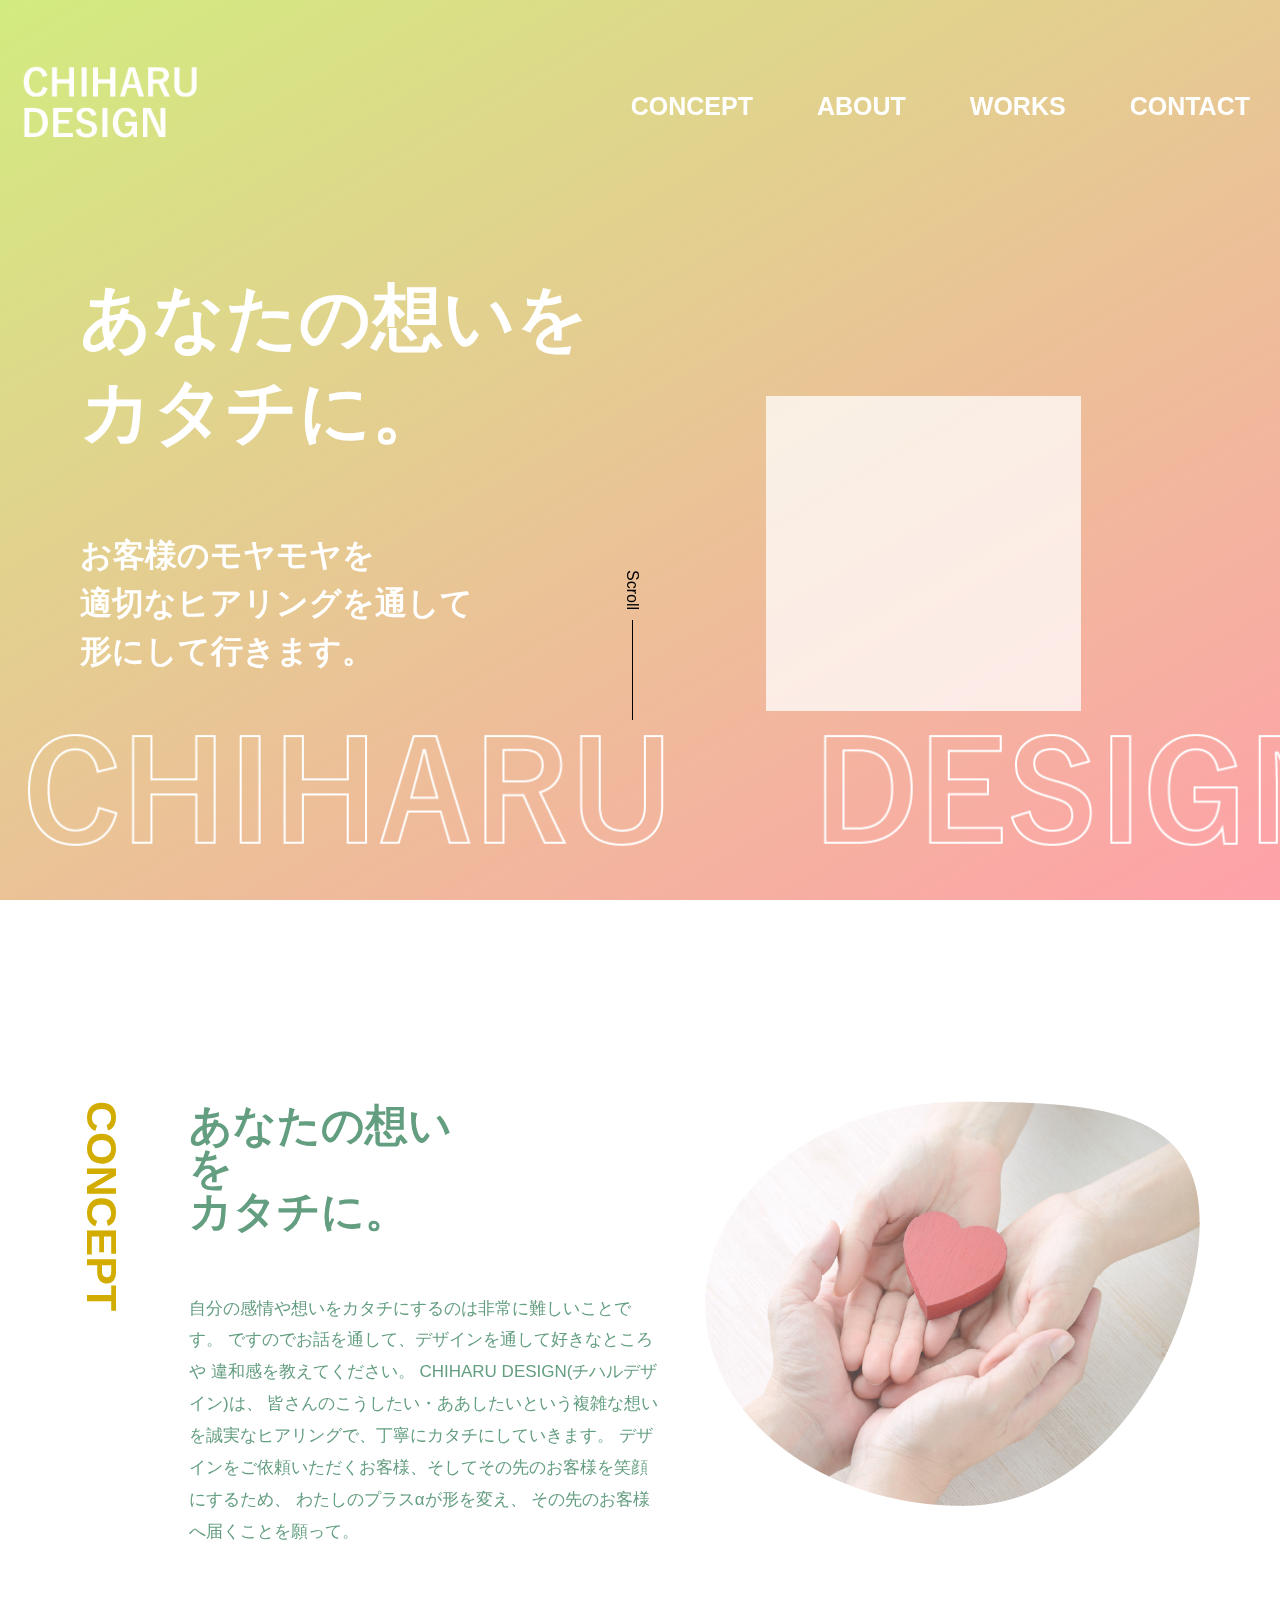
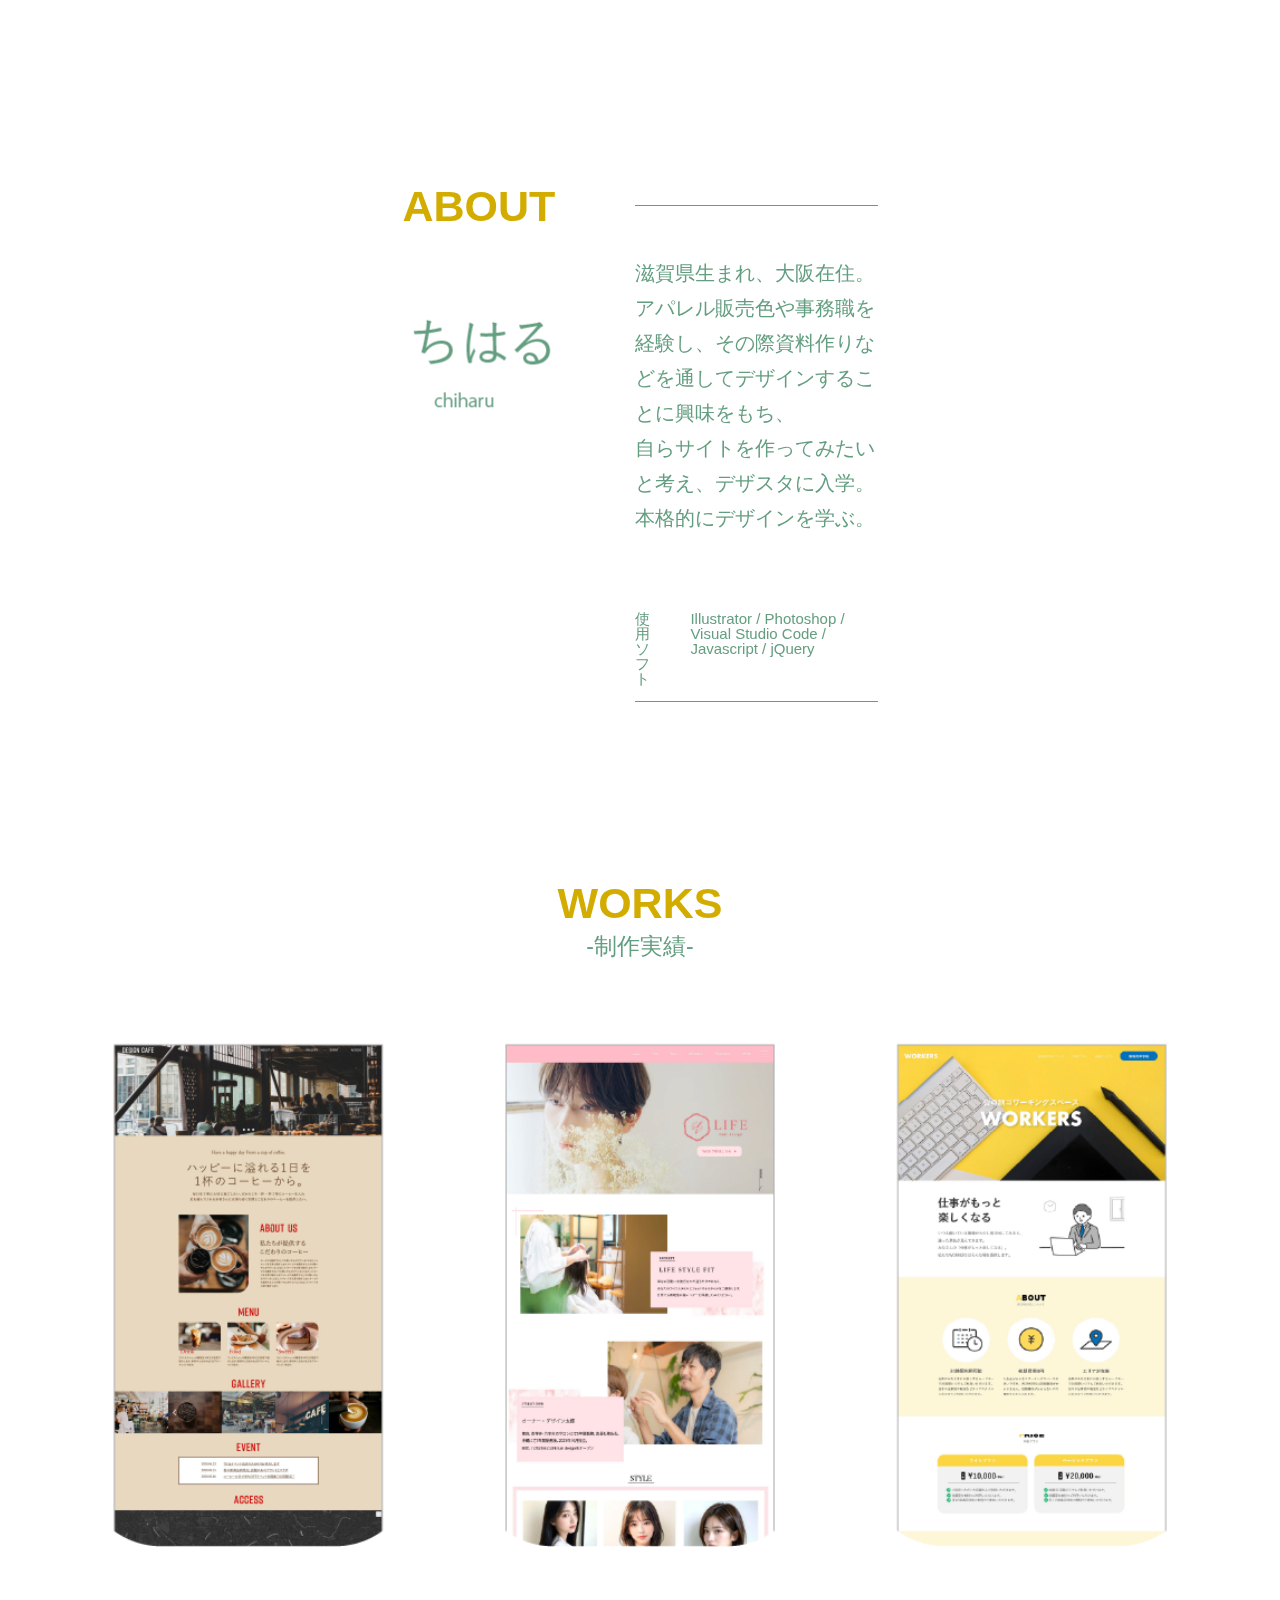
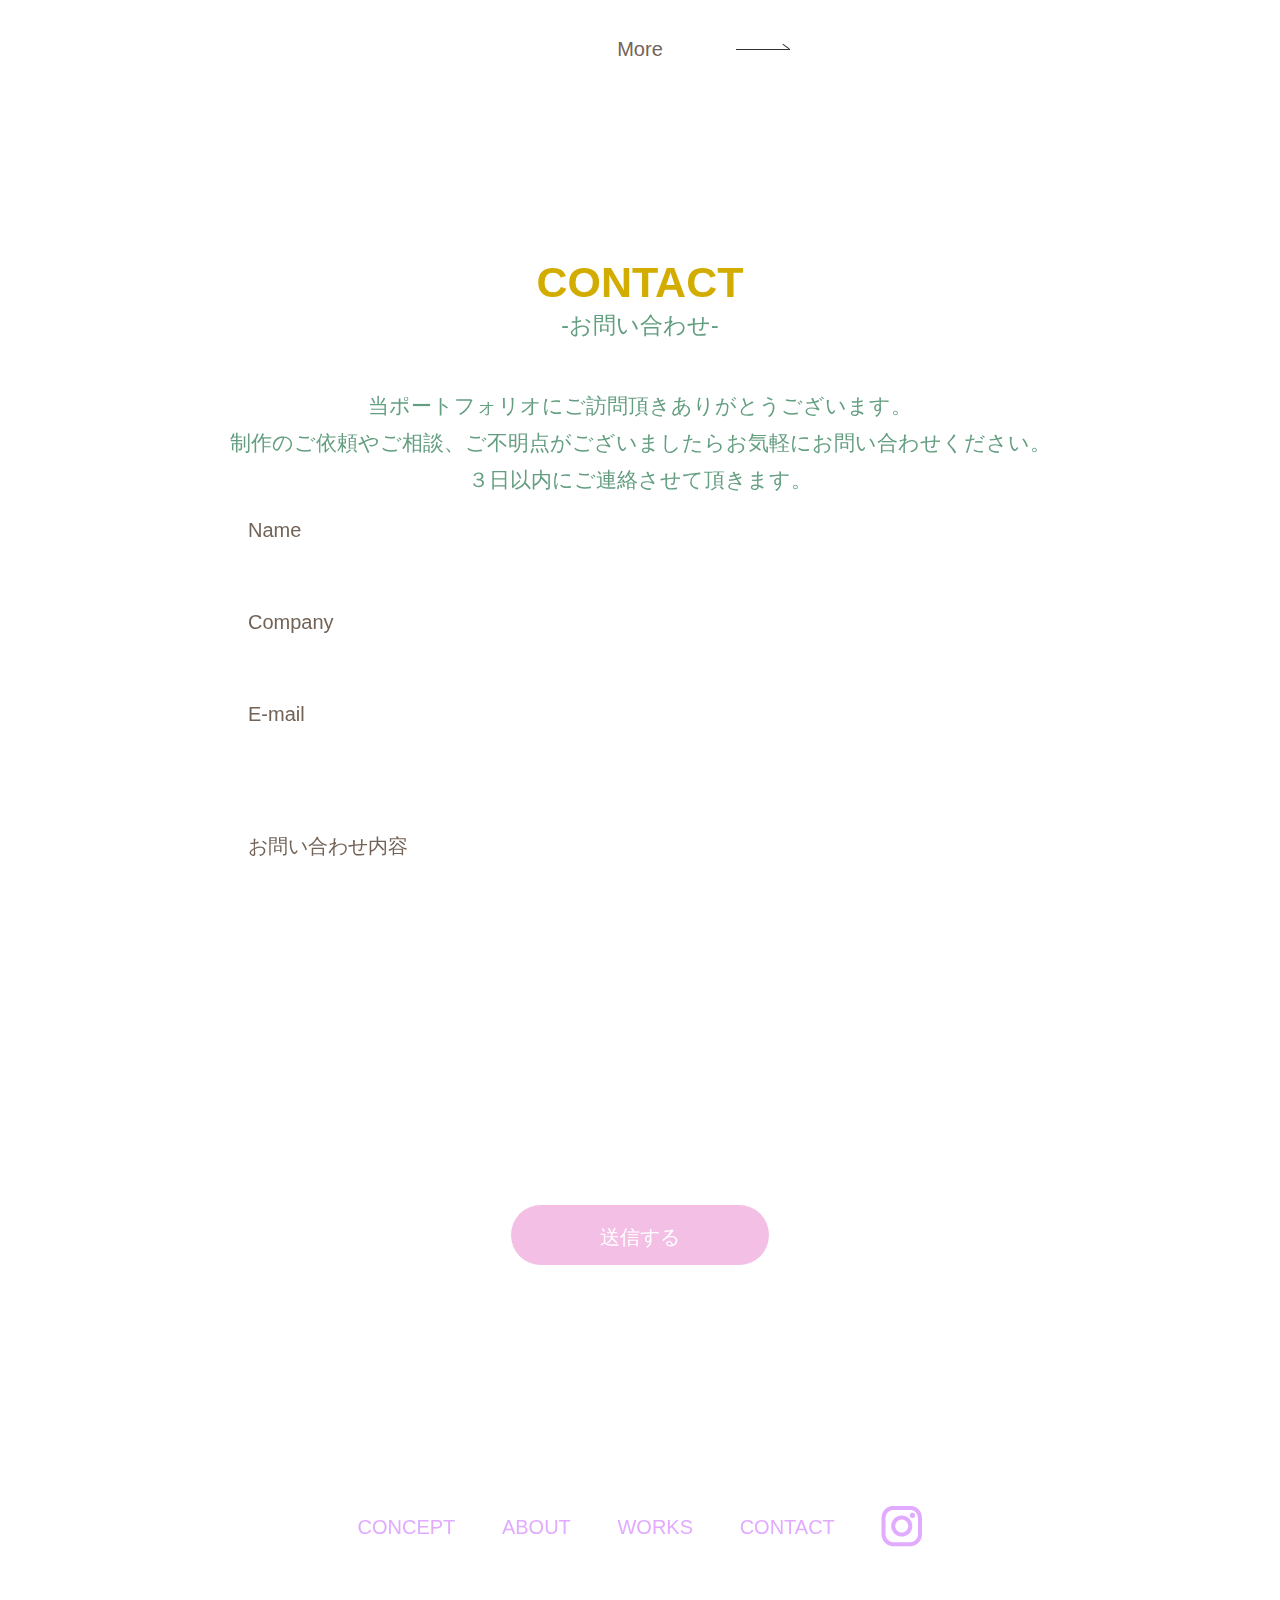
<file: sugisawa_portfolio-2/index.html>
<!DOCTYPE html>
<html lang="ja">
<head>
    <meta charset="UTF-8">
    <meta name="viewport" content="width=device-width, initial-scale=1.0">
    <title>CHIHARU DESIGN</title>
    <link rel="stylesheet" href="./css/reset.css"/>
    <link rel="stylesheet" href="./css/style.css"/>
</head>
<body>
    <div class="Gradation_3"></div>
    <header id="header" class="wrapper">
        <h1 class="logo">
            <a href="./index.html">
                <img src="./images/header_logo@2x.png" alt="チハルデザイン"/>
            </a>
        </h1>
        <nav class="header_nav">
            <ul>
                <li>
                    <a href="#concept">CONCEPT</a>
                </li>
                <li>
                    <a href="#about">ABOUT</a>
                </li>
                <li>
                    <a href="#works">WORKS</a>
                </li>
                <li>
                    <a href="#contact">CONTACT</a>
                </li>
            </ul>
        </nav>
        <div class="hamburger">
            <span></span>
        </div>
        <nav class="header_nav_sp">
            <ul>
                <li>
                    <a href="#concept">CONCEPT</a>
                </li>
                <li>
                    <a href="#about">ABOUT</a>
                </li>
                <li>
                    <a href="#works">WORKS</a>
                </li>
                <li>
                    <a href="#contact">CONTACT</a>
                </li>
            </ul>
        </nav>
    </header>
    <main>
    <div class="main_visual">
        <div class="text">
            <p class="catchphrase">
                あなたの想いを<br>カタチに。
            </p>
            <p class="description">
                お客様のモヤモヤを<br>
                適切なヒアリングを通して<br>
                形にして行きます。
            </p>
        </div>
        <div class="fv_blob">
            <div class="white_blob">
            </div>
        </div>
        <div class="scroll">
            <span>Scroll</span>
        </div>
    </div>
        <section class="loop_wrapper">
            <div class="loop_right_double">
             <img src="./images/loop_design.png">
            </div>
            <div class="loop_right_double">
                <img src="./images/loop_design.png">
            </div>
          </section>
          <section id="concept">
                <h2 class="concept_title">
                    CONCEPT
                </h2>
                <div class="concept_text">
                <P class="concept_phrase">
                    あなたの想いを<br>カタチに。
                </P>
                <p class="concept_detail">
                    自分の感情や想いをカタチにするのは非常に難しいことです。
                    ですのでお話を通して、デザインを通して好きなところや
                    違和感を教えてください。
                    CHIHARU DESIGN(チハルデザイン)は、
                    皆さんのこうしたい・ああしたいという複雑な想いを誠実なヒアリングで、丁寧にカタチにしていきます。
                    デザインをご依頼いただくお客様、そしてその先のお客様を笑顔にするため、 わたしのプラスαが形を変え、
                    その先のお客様へ届くことを願って。
                </p>
                </div>
                <div class="concept_img">
                    <img src="./images/concept_img.png" alt="手の中にハートの画像">
                </div>
            </div>
          </section>
          <section id="about" class="wrapper">
            <div class="about_content">
                <div class="about_text">
                    <h2 class="about_title">
                        ABOUT
                    </h2>
                </div>
                <div class="about_img">
                    <img src="./images/about_img.png" alt="名前の画像">
                </div>
            </div>
            <div class="about_detail">
                <p class="about_address">
                    滋賀県生まれ、大阪在住。<br>
                    アパレル販売色や事務職を経験し、その際資料作りなどを通してデザインすることに興味をもち、<br>
                    自らサイトを作ってみたいと考え、デザスタに入学。
                    本格的にデザインを学ぶ。
                </p>
                <div class="about_license">
                <p class="license_title">使用ソフト</p>
                <p class="license_subtitle">Illustrator / Photoshop / Visual Studio Code / Javascript / jQuery</pre>
                </p>
                </div>
                <div class="underline"></div>
            </div>
           
          </section>
          <section id="works" class="wrapper">
            <div class="works_title">
                <h2>WORKS</h2>
                <p class="works_ja">
                    -制作実績-
                </p>
                <ul class="works_img">
                    <li>
                        <img src="./images/works_img1.png" alt="カフェサイトの画像">
                    </li>
                    <li>
                        <img src="./images/works_img2.png" alt="カフェサイトの画像">
                    </li>
                    <li>
                        <img src="./images/works_img3.png" alt="カフェサイトの画像">
                    </li>
                </ul>
            </div>
            <a class="btn" href="./works.html">
                More
            </a>
          </section>
          <section id="contact" class="wrapper">
            <div class="contact_title">
                <h2>CONTACT</h2>
                <p class="contact_subtitle">-お問い合わせ-</p>
                <p class="contact_text">
                    当ポートフォリオにご訪問頂きありがとうございます。<br>
                    制作のご依頼やご相談、ご不明点がございましたらお気軽にお問い合わせください。<br>
                    ３日以内にご連絡させて頂きます。        
                </p>
            </div>
          </section>
          <section id="contact" class="contact_form">
            <form action="" method="post">
            <div class="contact_form_item">
                <label class="contact_form_label" for="field_name">
                    Name
                </label>
                <input
              name="username"
              class="contact_form_input"
              id="field_name"
              placeholder=""
              type="text"
              required="required"
            />
            </div>
            <div class="contact_form_item">
                <label class="contact_form_label" for="field_company">
                    Company
                </label>
                <input
              name="username"
              class="contact_form_input"
              id="field_company"
              placeholder=""
              type="text"
              required="required"
            />
            </div>
            <div class="contact_form_item">
                <label class="contact_form_label" for="field_address">
                    E-mail
                </label>
                <input
              name="username"
              class="contact_form_input"
              id="field_address"
              placeholder=""
              type="text"
              required="required"
            />
            </div>
            <div class="contact_form_item">
                <label class="contact_form_labe_message" for="field_message">
                    お問い合わせ内容
                </label>
                <input
              name="username"
              class="contact_form_message"
              id="field_address"
              placeholder=""
              type="text"
              required="required"
            />
            </div>
            <div class="submit_btn">
                <input type="submit" name="button" class="submit" value="送信する">
            </div>
            </form>
          </section>
          <footer>
            <div class="footer_wrap">
                <ul class="footer_nav">
                    <li>CONCEPT</li>
                    <li>ABOUT</li>
                    <li>WORKS</li>
                    <li>CONTACT</li>
                    <li class="instagram_icon">
                        <a href="" id="instagram_icon" target="_blank">
                            <img src="./images/instagram.png" alt="Instagramのアイコン">
                        </a>
                    </li>
                </ul>
            </div>
            <p class="copyright">@CHIHARU DESIGN</p>
          </footer>
    </main>
<script src="https://ajax.googleapis.com/ajax/libs/jquery/3.7.1/jquery.min.js"></script>   
<script>
    $(function () {
        $(".hamburger").click(function () {
            $(".hamburger").toggleClass("open");
            $(".header_nav_sp").fadeToggle();
        });
    });
</script>
</body>
</html>
</file>
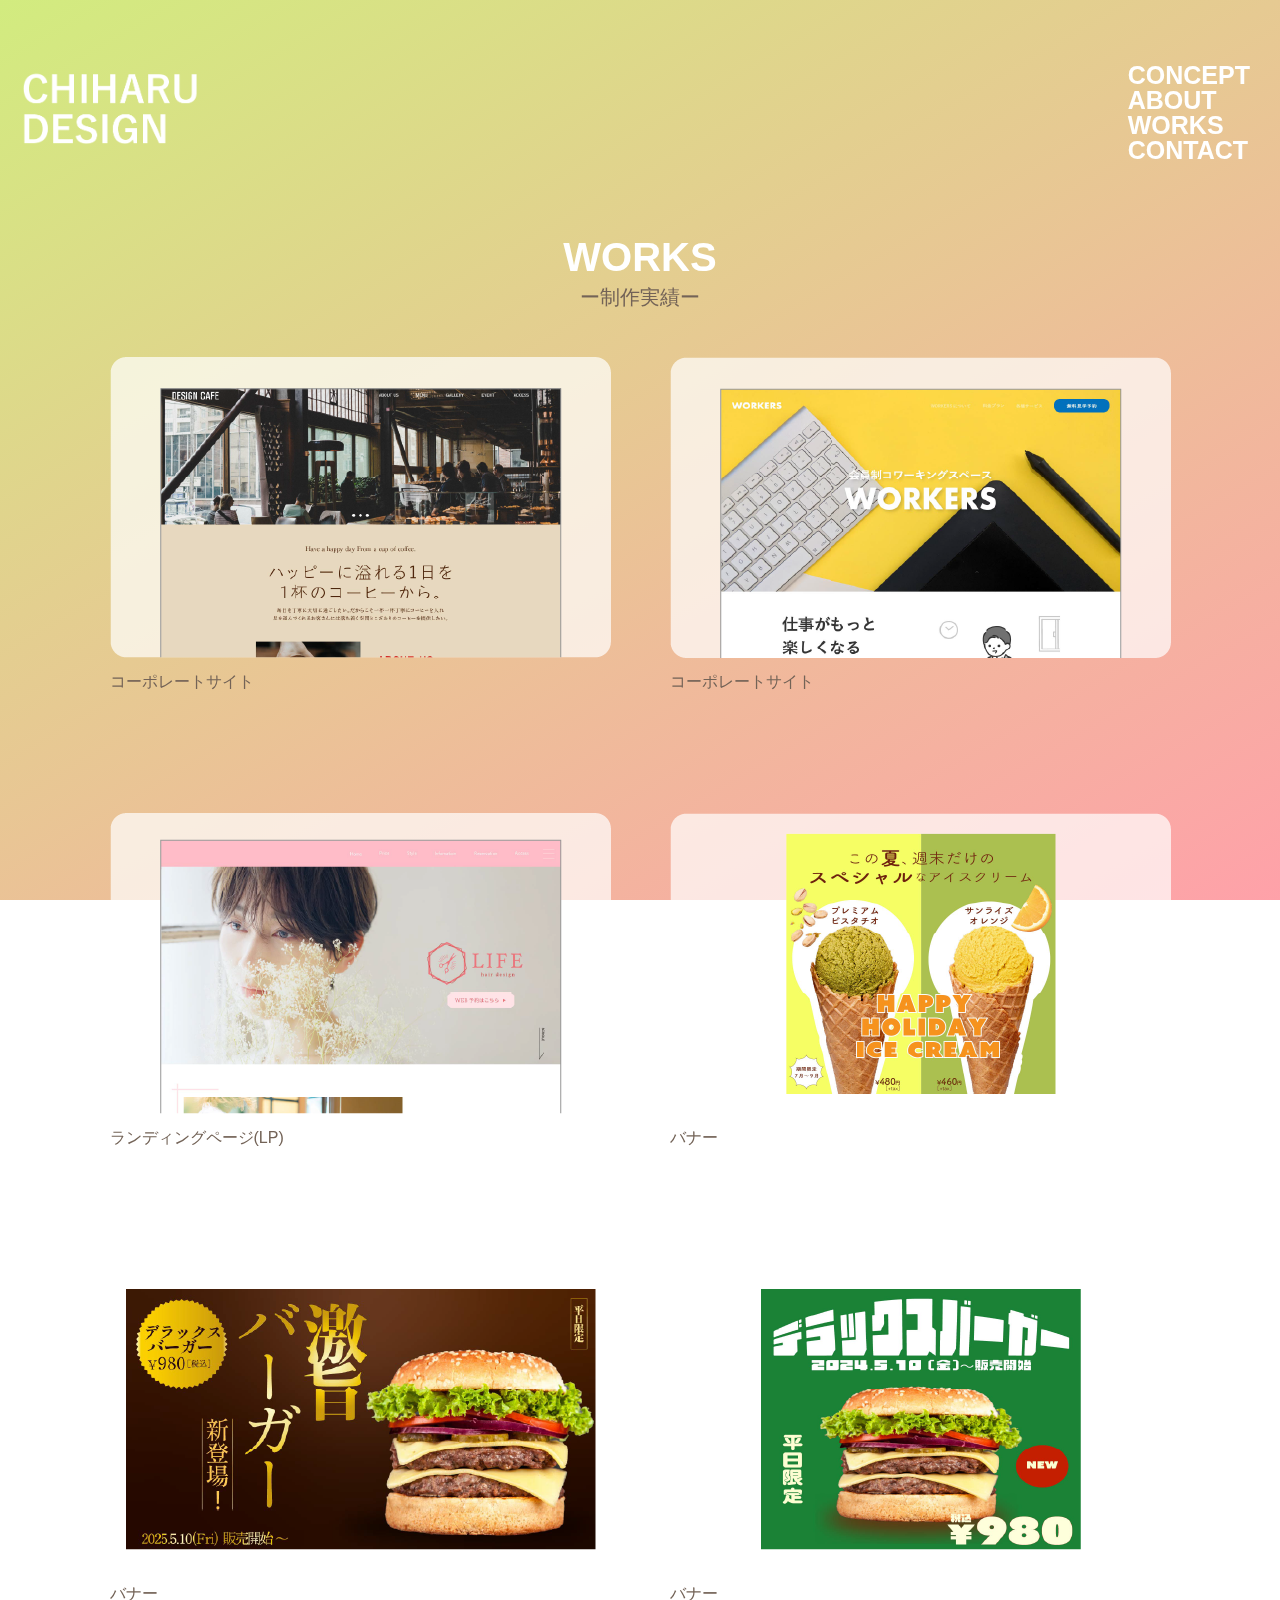
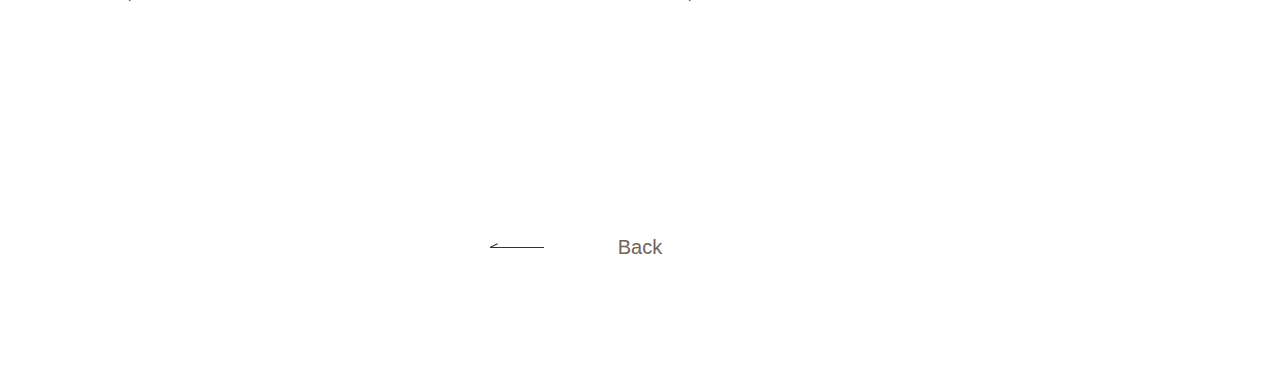
<file: sugisawa_portfolio-2/works.html>
<!DOCTYPE html>
<html lang="ja">
  <head>
    <meta charset="UTF-8" />
    <meta name="viewport" content="width=device-width, initial-scale=1.0" />
    <title>CHIHARU DESIGN</title>
    <link rel="stylesheet" href="./css/reset.css" />
    <link rel="stylesheet" href="./css/style.css" />
  </head>
  <body>
    <div class="Gradation_3"></div>
    <header id="header" class="wrapper">
      <h1 class="logo">
        <a href="./index.html">
          <img src="./images/header_logo@2x.png" alt="チハルデザイン" />
        </a>
      </h1>
      <nav>
        <ul class="header_nav">
          <li>
            <a href="#concept">CONCEPT</a>
          </li>
          <li>
            <a href="#about">ABOUT</a>
          </li>
          <li>
            <a href="#works">WORKS</a>
          </li>
          <li>
            <a href="#contact">CONTACT</a>
          </li>
        </ul>
      </nav>
    </header>
    <main>
      <section id="works_img_info">
        <h2 class="works_img_title">WORKS</h2>
        <div class="works_img_info_ja">ー制作実績ー</div>
        <ul class="works_img_container">
          <li>
            <a href="./works/works_item1.html"
              ><img src="./images/cafe_img_1.png"
            /></a>
            <p>コーポレートサイト</p>
          </li>
          <li>
            <a href="./works/works_item2.html"
              ><img src="./images/corporate_img_1.png"
            /></a>
            <p>コーポレートサイト</p>
          </li>
          <li>
            <a href="./works/works_item3.html"
              ><img src="./images/hairsalon_img_1.png"
            /></a>
            <p>ランディングページ(LP)</p>
          </li>
          <li>
            <a href="./works/works_item4.html"
              ><img src="./images/ice_img.png"
            /></a>
            <p>バナー</p>
          </li>
          <li>
            <a href="./works/works_item5.html"
              ><img src="./images/hamburger01.png"
            /></a>
            <p>バナー</p>
          </li>
          <li>
            <a href="./works/works_item6.html"
              ><img src="./images/hamburger02.png"
            /></a>
            <p>バナー</p>
          </li>
        </ul>
        <a class="btn_back" href="./index.html"> Back </a>
      </section>
    </main>
  </body>
</html>
</file>
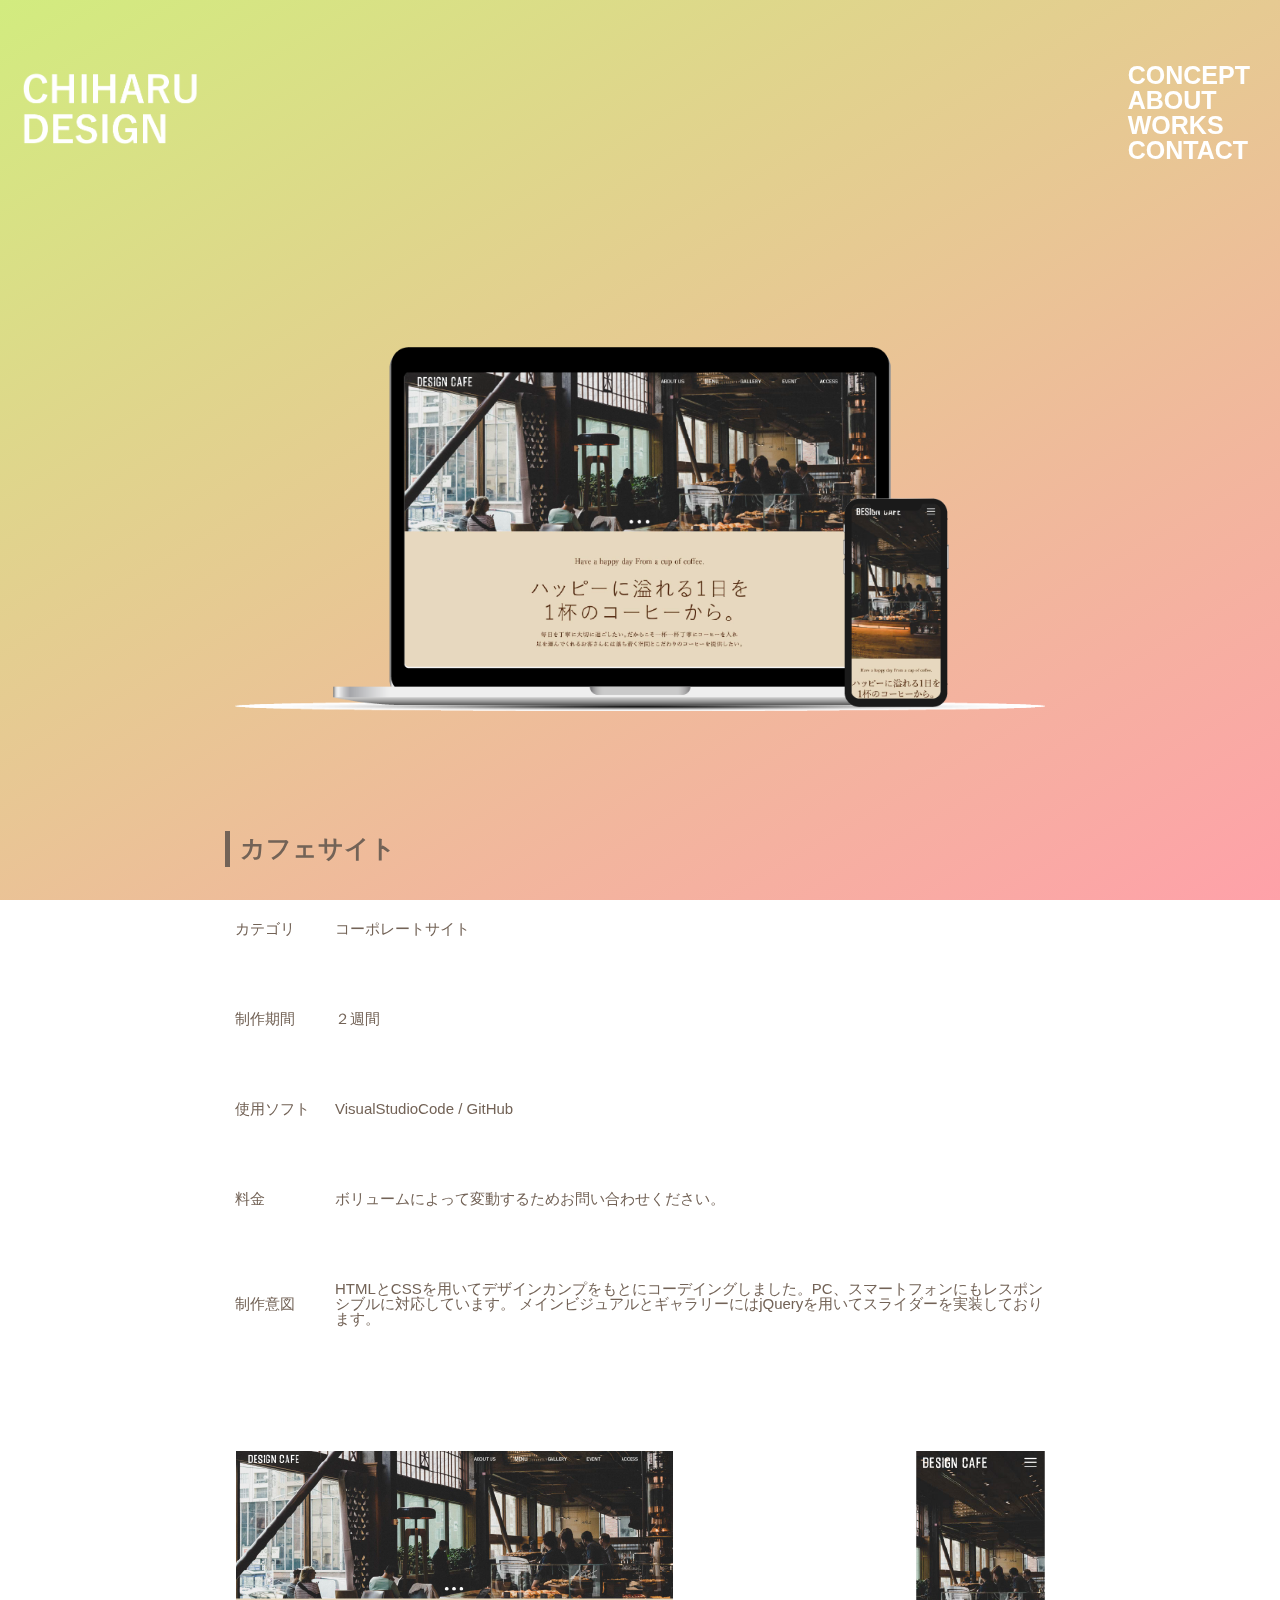
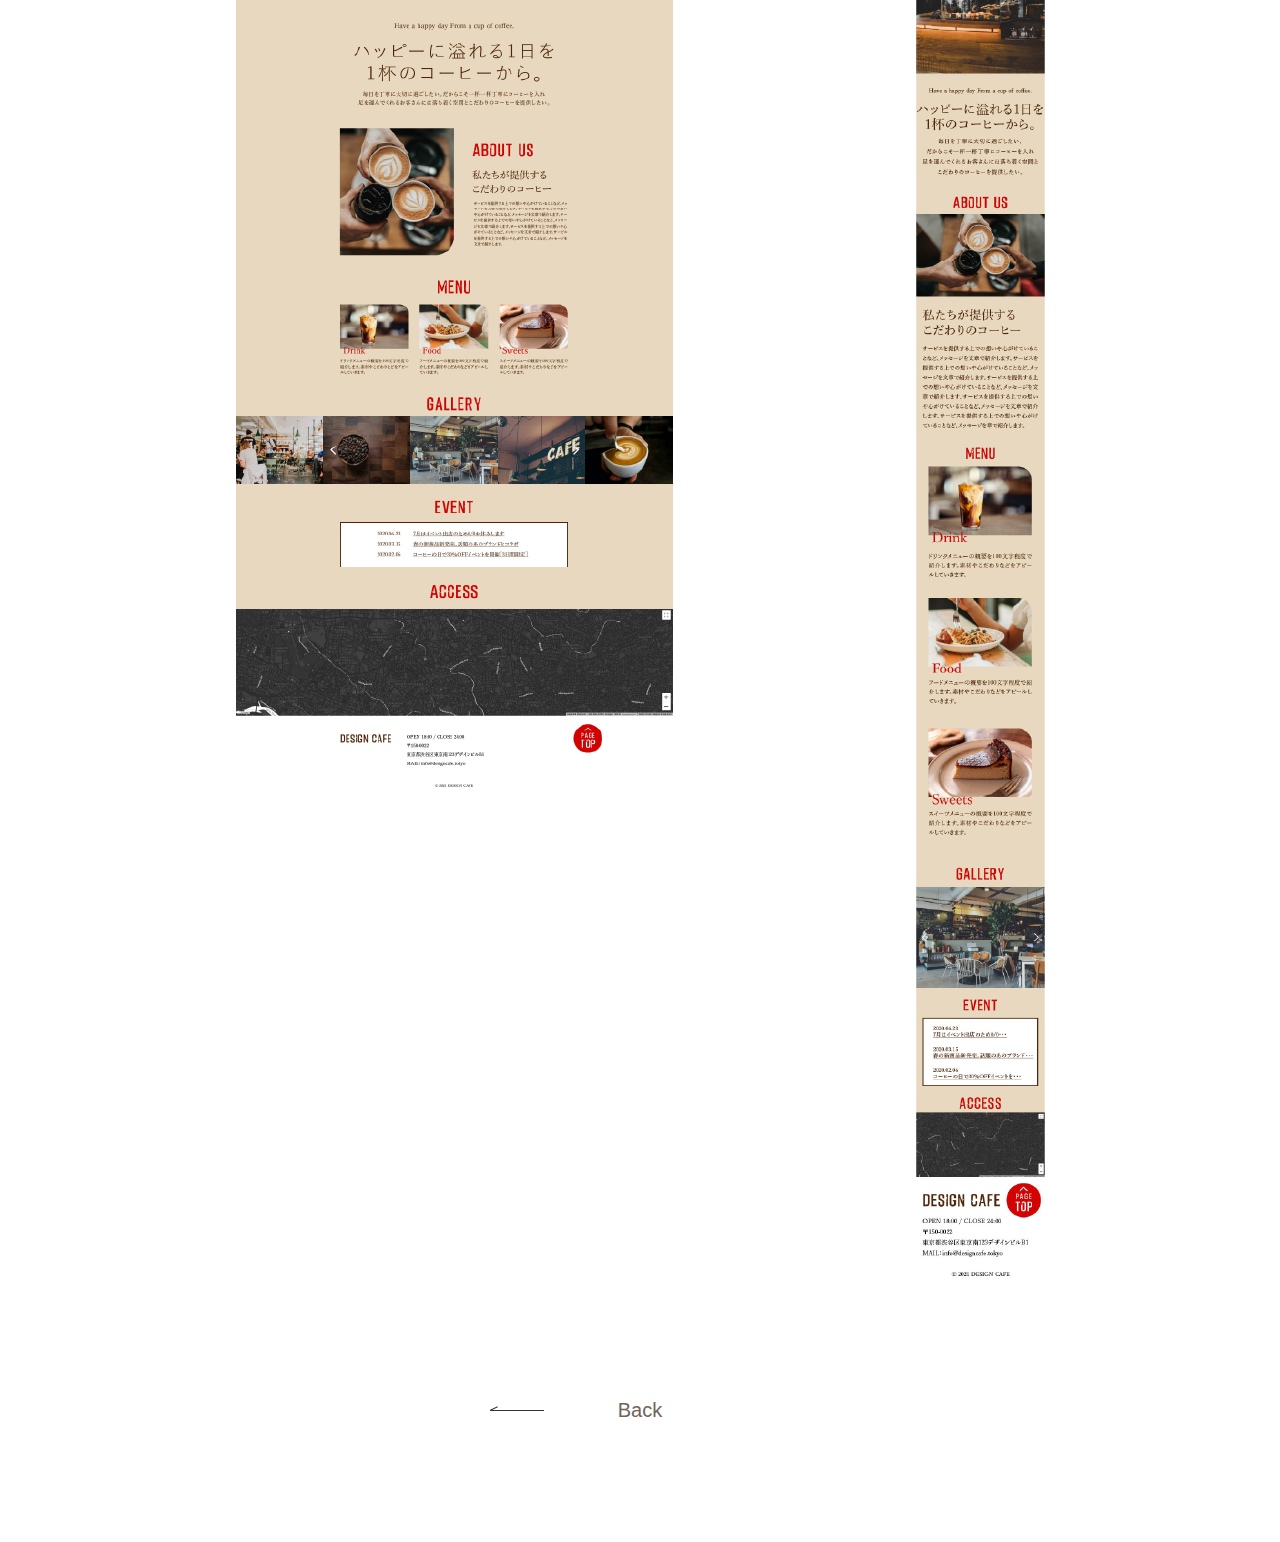
<file: sugisawa_portfolio-2/works/works_item1.html>
<!DOCTYPE html>
<html lang="en">
  <head>
    <meta charset="UTF-8" />
    <meta name="viewport" content="width=device-width, initial-scale=1.0" />
    <title>CHIHARU DESIGN</title>
    <link rel="stylesheet" href="../css/reset.css" />
    <link rel="stylesheet" href="../css/style.css" />
  </head>
  <body>
    <div class="Gradation_3"></div>
    <header id="header" class="wrapper">
      <h1 class="logo">
        <a href="../index.html">
          <img src="../images/header_logo@2x.png" alt="チハルデザイン" />
        </a>
      </h1>
      <nav>
        <ul class="header_nav">
          <li>
            <a href="#concept">CONCEPT</a>
          </li>
          <li>
            <a href="#about">ABOUT</a>
          </li>
          <li>
            <a href="#works">WORKS</a>
          </li>
          <li>
            <a href="#contact">CONTACT</a>
          </li>
        </ul>
      </nav>
    </header>
  </body>
  <main>
    <div class="works_main_title">
      WORKS
    </div>
    <div class="fv_blob_sp">
      <div class="white_blob_sp">
        <img src="../images/works_title_sp@2x.png">
      </div>
    </div>
    <div class="works_item_detail">
      <div class="top_mockup">
        <img src="../images/cafe01.png" alt="カフェサイト" />
      </div>
      <div class="works_info">
        <h3>カフェサイト</h3>
        <ul class="works_item_info">
          <li>
            <p class="category">カテゴリ</p>
            <p class="works-info__text">コーポレートサイト</p>
          </li>
          <li>
            <p class="category">制作期間</p>
            <p class="works-info__text">２週間</p>
          </li>
          <li>
            <p class="category">使用ソフト</p>
            <p class="works-info__text">VisualStudioCode / GitHub</p>
          </li>
          <li>
            <p class="category">料金</p>
            <p class="works-info__text">
              ボリュームによって変動するためお問い合わせください。
            </p>
          </li>
          <li>
            <p class="category">制作意図</p>
            <p class="works-info__text">
              HTMLとCSSを用いてデザインカンプをもとにコーデイングしました。PC、スマートフォンにもレスポンシブルに対応しています。
              メインビジュアルとギャラリーにはjQueryを用いてスライダーを実装しております。
            </p>
          </li>
        </ul>
      </div>
      <div class="pc_sp">
        <div class="img02 is-fadein">
          <img src="../images/cafe_pc.png" alt="カフェサイトPC全面画像" />
        </div>
        <div class="img03 is-fadein">
          <img src="../images/cafe_sp.png" alt="カフェサイトSP全面画像" />
        </div>
      </div>
      <a class="btn_back" href="../works.html"> Back </a>
    </div>
  </main>
</html>
</file>
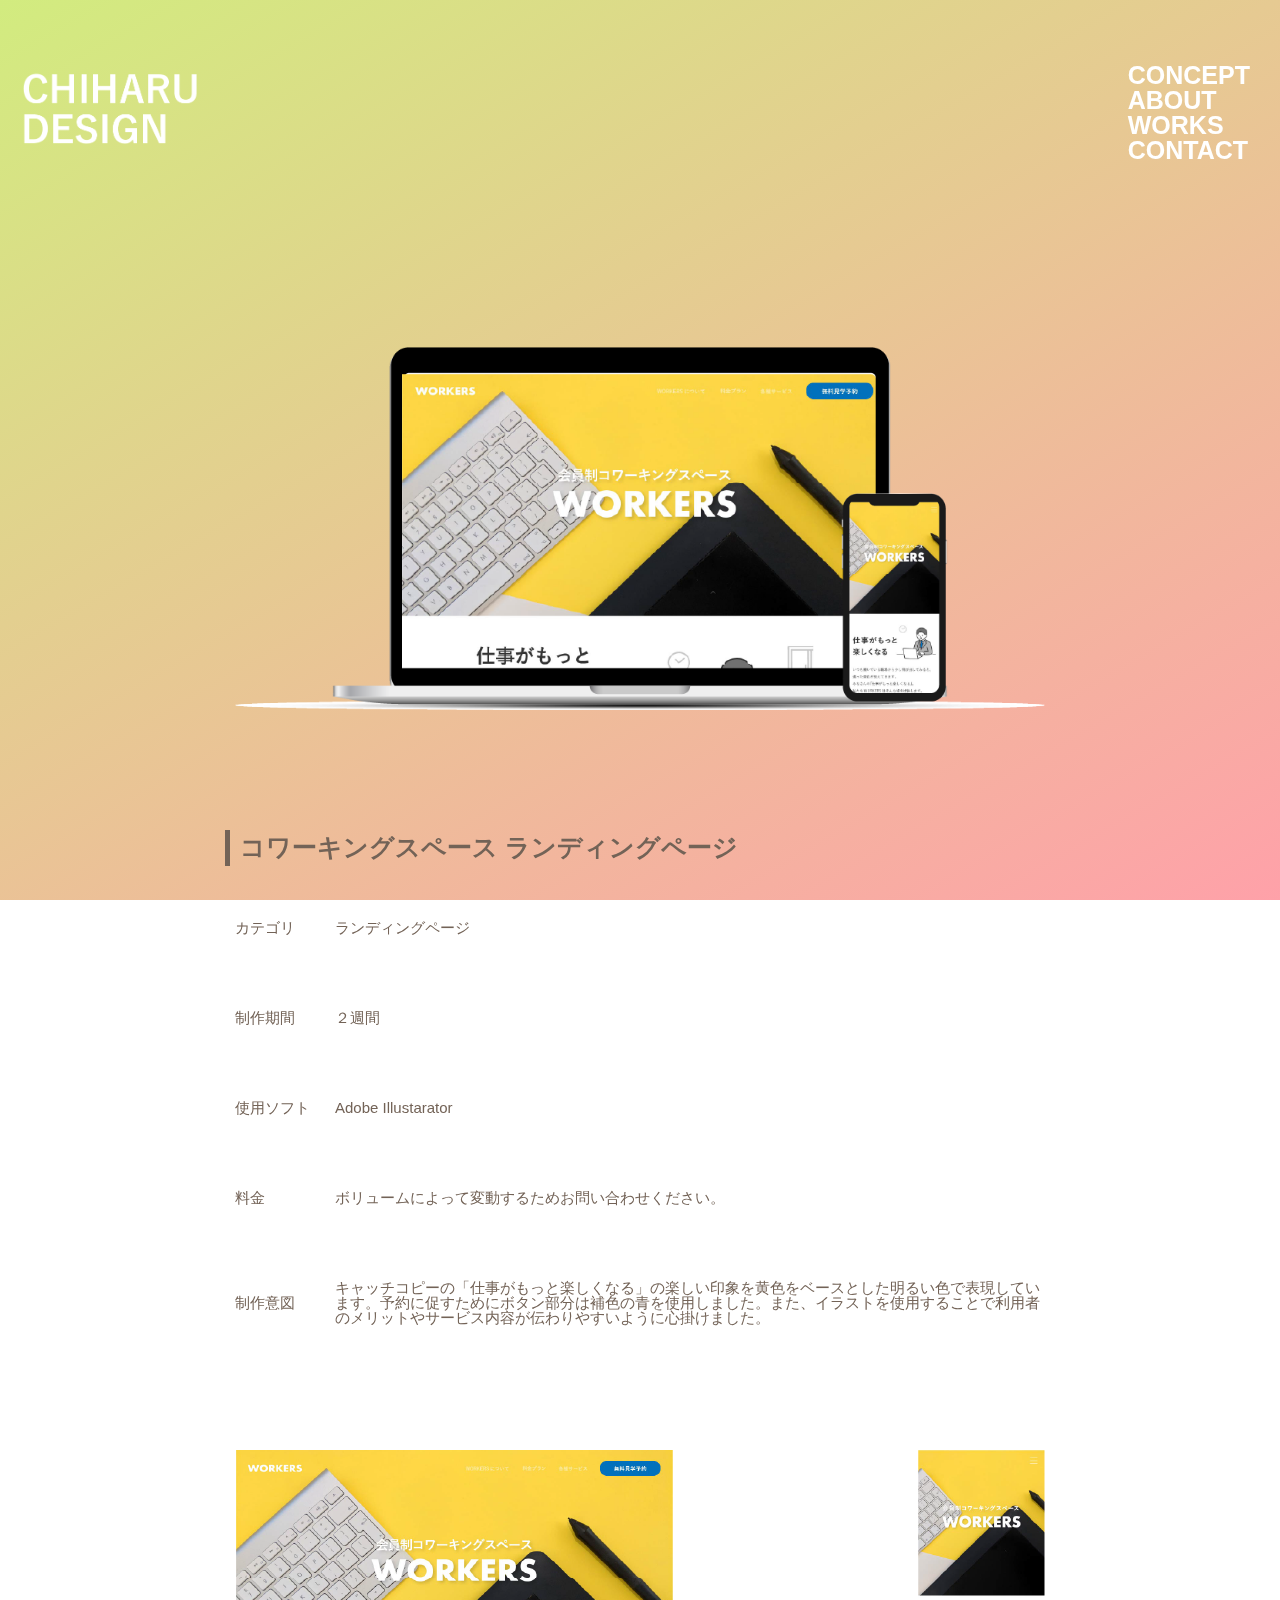
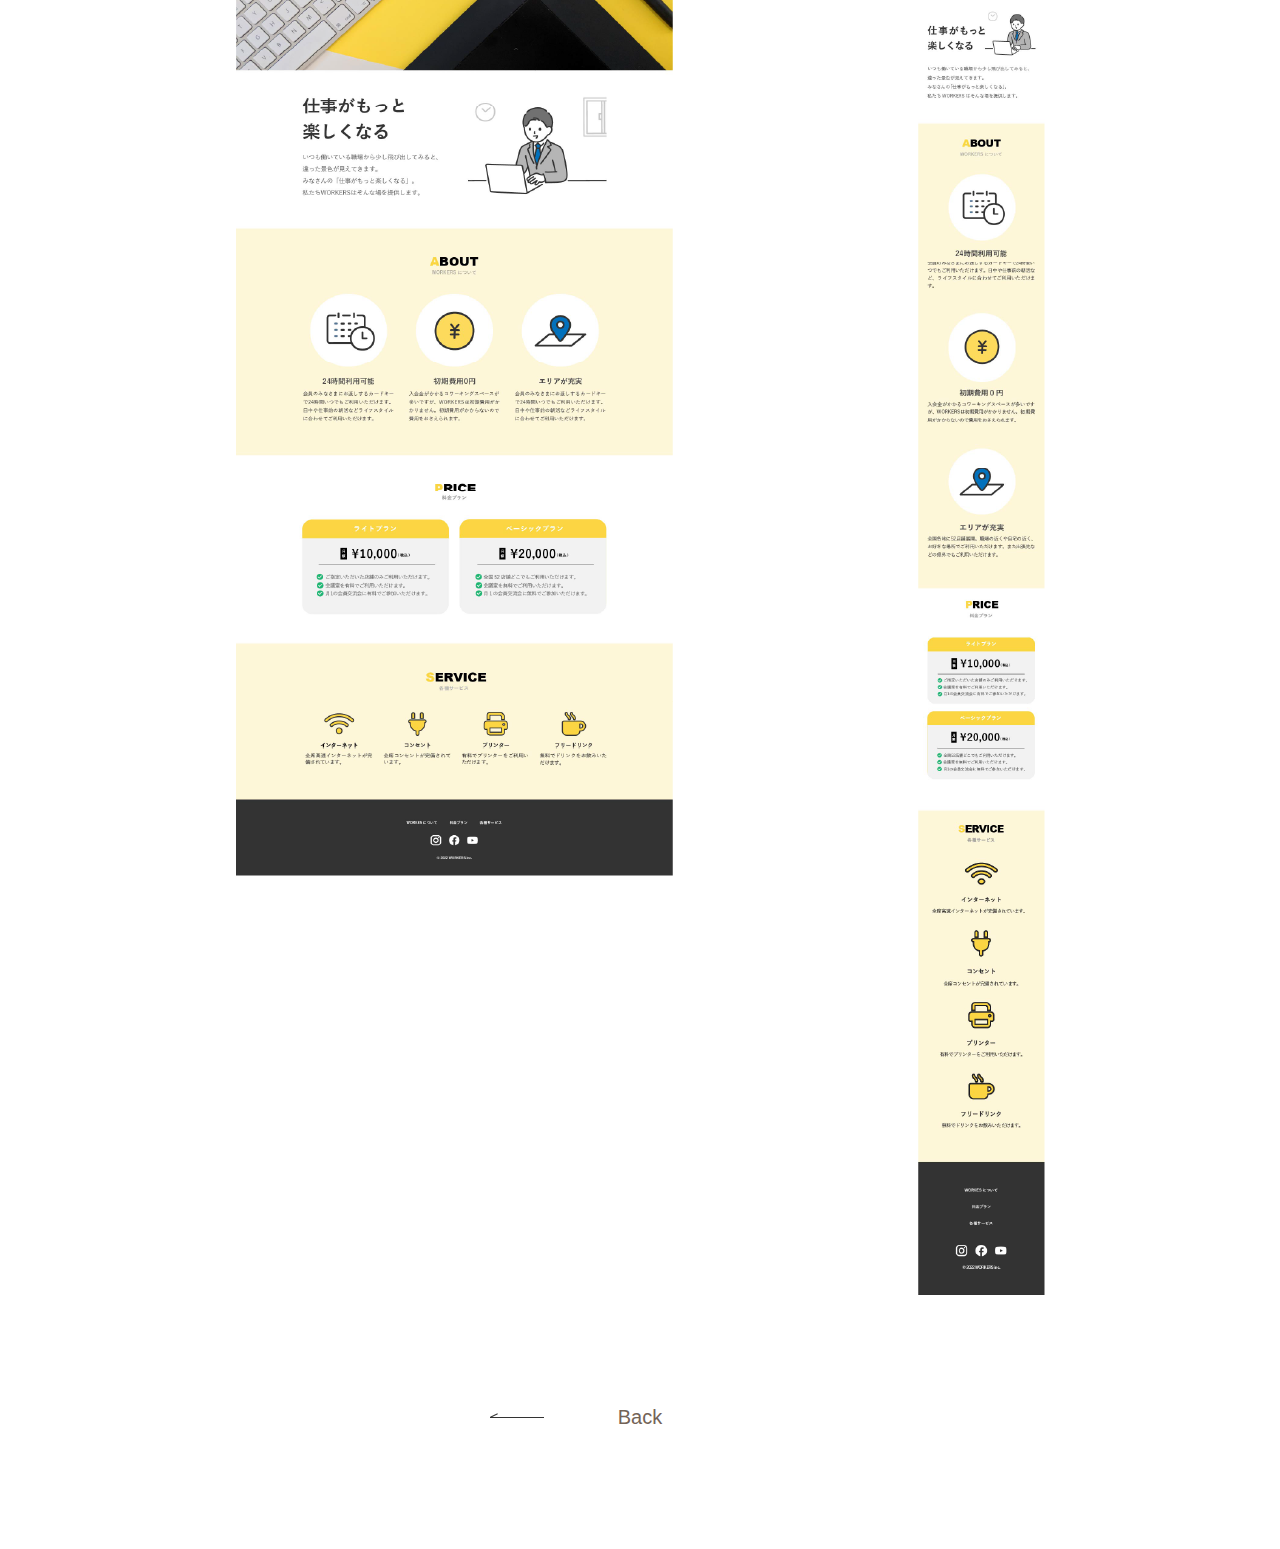
<file: sugisawa_portfolio-2/works/works_item2.html>
<!DOCTYPE html>
<html lang="en">
  <head>
    <meta charset="UTF-8" />
    <meta name="viewport" content="width=device-width, initial-scale=1.0" />
    <title>CHIHARU DESIGN</title>
    <link rel="stylesheet" href="../css/reset.css" />
    <link rel="stylesheet" href="../css/style.css" />
  </head>
  <body>
    <div class="Gradation_3"></div>
    <header id="header" class="wrapper">
      <h1 class="logo">
        <a href="../index.html">
          <img src="../images/header_logo@2x.png" alt="チハルデザイン" />
        </a>
      </h1>
      <nav>
        <ul class="header_nav">
          <li>
            <a href="#concept">CONCEPT</a>
          </li>
          <li>
            <a href="#about">ABOUT</a>
          </li>
          <li>
            <a href="#works">WORKS</a>
          </li>
          <li>
            <a href="#contact">CONTACT</a>
          </li>
        </ul>
      </nav>
    </header>
  </body>
  <main>
    <div class="works_main_title">
      WORKS
    </div>
    <div class="fv_blob_sp">
      <div class="white_blob_sp">
        <img src="../images/works_title_sp@2x.png">
      </div>
    </div>
    <div class="works_item_detail">
      <div class="top_mockup">
        <img src="../images/corporate01.png" alt="コワーキングスペースLP" />
      </div>
      <div class="works_info">
      <h3>コワーキングスペース ランディングページ</h3>
      <ul class="works_item_info">
        <li>
          <p class="category">カテゴリ</p>
          <p class="works-info__text">ランディングページ</p>
        </li>
        <li>
          <p class="category">制作期間</p>
          <p class="works-info__text">２週間</p>
        </li>
        <li>
          <p class="category">使用ソフト</p>
          <p class="works-info__text">Adobe Illustarator</p>
        </li>
        <li>
          <p class="category">料金</p>
          <p class="works-info__text">ボリュームによって変動するためお問い合わせください。</p>
        </li>
        <li>
          <p class="category">制作意図</p>
          <p class="works-info__text">
            キャッチコピーの「仕事がもっと楽しくなる」の楽しい印象を黄色をベースとした明るい色で表現しています。予約に促すためにボタン部分は補色の青を使用しました。また、イラストを使用することで利用者のメリットやサービス内容が伝わりやすいように心掛けました。
          </p>
        </li>
      </ul>
    </div>
      <div class="pc_sp">
        <div class="img02 is-fadein">
          <img
            src="../images/corporate_pc.png"
            alt="コワーキングスペースPC全面画像"
          />
        </div>
        <div class="img03 is-fadein">
          <img
            src="../images/corporate_sp.png"
            alt="コワーキングスペースSP全面画像"
          />
        </div>
      </div>
      <a class="btn_back" href="../works.html"> Back </a>
    </div>
  </main>
</html>
</file>
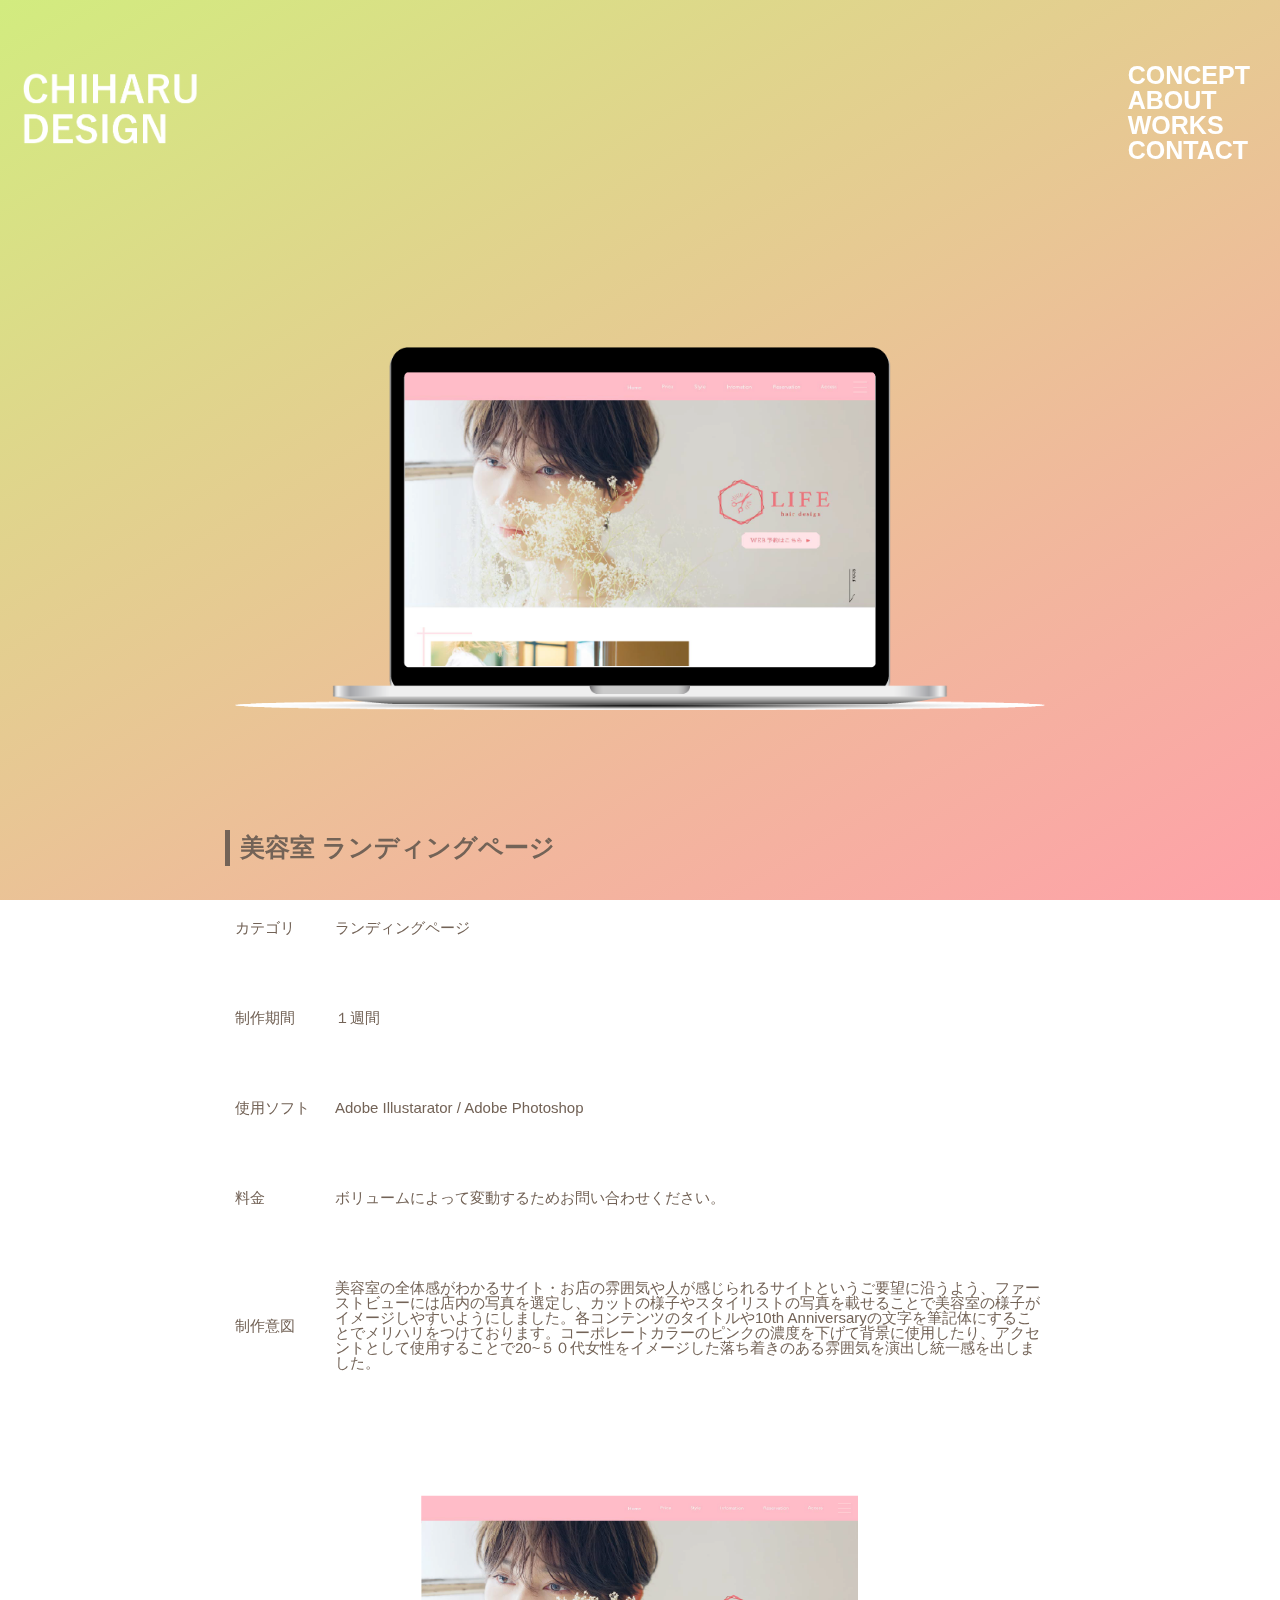
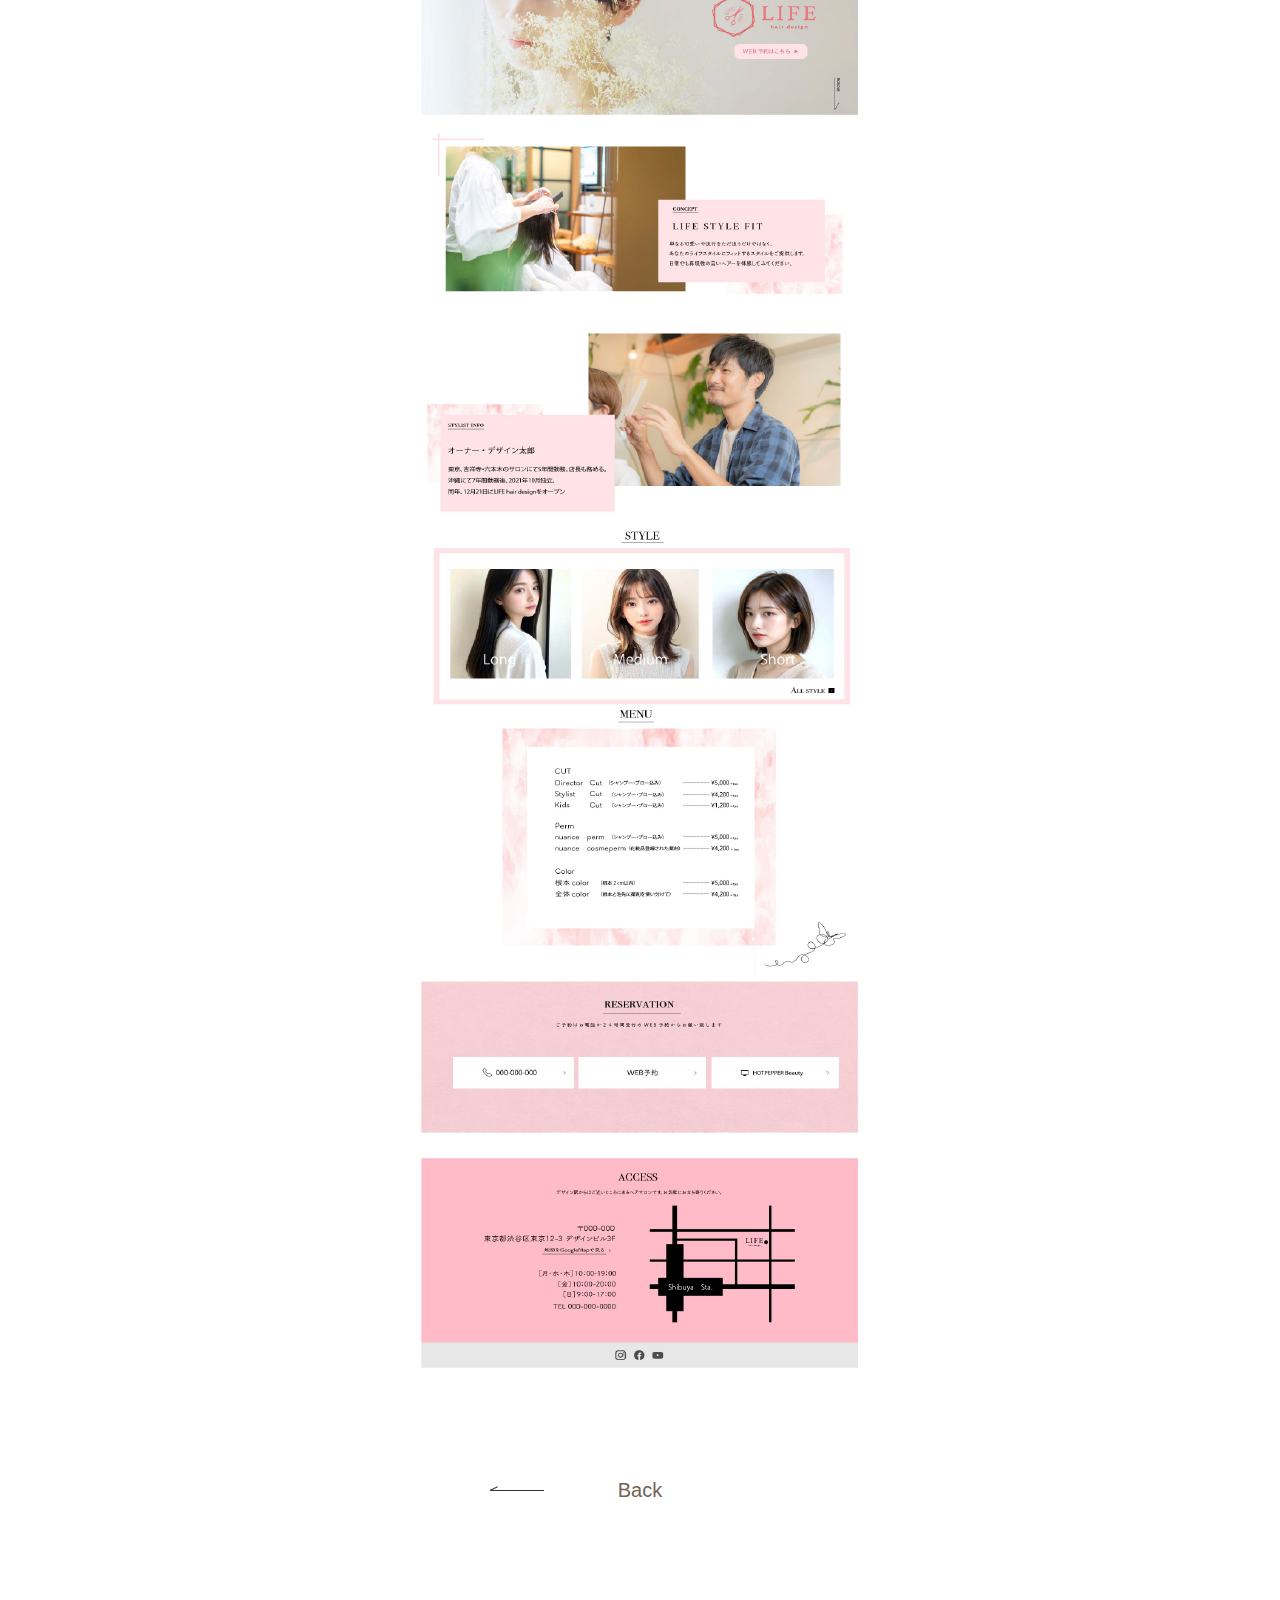
<file: sugisawa_portfolio-2/works/works_item3.html>
<!DOCTYPE html>
<html lang="en">
  <head>
    <meta charset="UTF-8" />
    <meta name="viewport" content="width=device-width, initial-scale=1.0" />
    <title>CHIHARU DESIGN</title>
    <link rel="stylesheet" href="../css/reset.css" />
    <link rel="stylesheet" href="../css/style.css" />
  </head>
  <body>
    <div class="Gradation_3"></div>
    <header id="header" class="wrapper">
      <h1 class="logo">
        <a href="../index.html">
          <img src="../images/header_logo@2x.png" alt="チハルデザイン" />
        </a>
      </h1>
      <nav>
        <ul class="header_nav">
          <li>
            <a href="#concept">CONCEPT</a>
          </li>
          <li>
            <a href="#about">ABOUT</a>
          </li>
          <li>
            <a href="#works">WORKS</a>
          </li>
          <li>
            <a href="#contact">CONTACT</a>
          </li>
        </ul>
      </nav>
    </header>
  </body>
  <main>
    <div class="works_main_title">
      WORKS
    </div>
    <div class="fv_blob_sp">
      <div class="white_blob_sp">
        <img src="../images/works_title_sp@2x.png">
      </div>
    </div>
    <div class="works_item_detail">
      <div class="top_mockup">
        <img src="../images/hairsalon01.png" alt="美容室のLP" />
      </div>
      <div class="works_info">
      <h3>美容室 ランディングページ</h3>
      <ul class="works_item_info">
        <li>
          <p class="category">カテゴリ</p>
          <p class="works-info__text">ランディングページ</p>
        </li>
        <li>
          <p class="category">制作期間</p>
          <p class="works-info__text">１週間</p>
        </li>
        <li>
          <p class="category">使用ソフト</p>
          <p class="works-info__text">Adobe Illustarator / Adobe Photoshop</p>
        </li>
        <li>
          <p class="category">料金</p>
          <p class="works-info__text">ボリュームによって変動するためお問い合わせください。</p>
        </li>
        <li>
          <p class="category">制作意図</p>
          <p class="works-info__text">
            美容室の全体感がわかるサイト・お店の雰囲気や人が感じられるサイトというご要望に沿うよう、ファーストビューには店内の写真を選定し、カットの様子やスタイリストの写真を載せることで美容室の様子がイメージしやすいようにしました。各コンテンツのタイトルや10th
            Anniversaryの文字を筆記体にすることでメリハリをつけております。コーポレートカラーのピンクの濃度を下げて背景に使用したり、アクセントとして使用することで20~５０代女性をイメージした落ち着きのある雰囲気を演出し統一感を出しました。
          </p>
        </li>
      </ul>
    </div>
      <div class="pc_only">
        <div class="img02 is-fadein">
          <img src="../images/hairsalon_pc.png" alt="カフェサイトPC全面画像" />
        </div>

        <a class="btn_back" href="../works.html"> Back </a>
      </div>
    </div>
  </main>
</html>
</file>
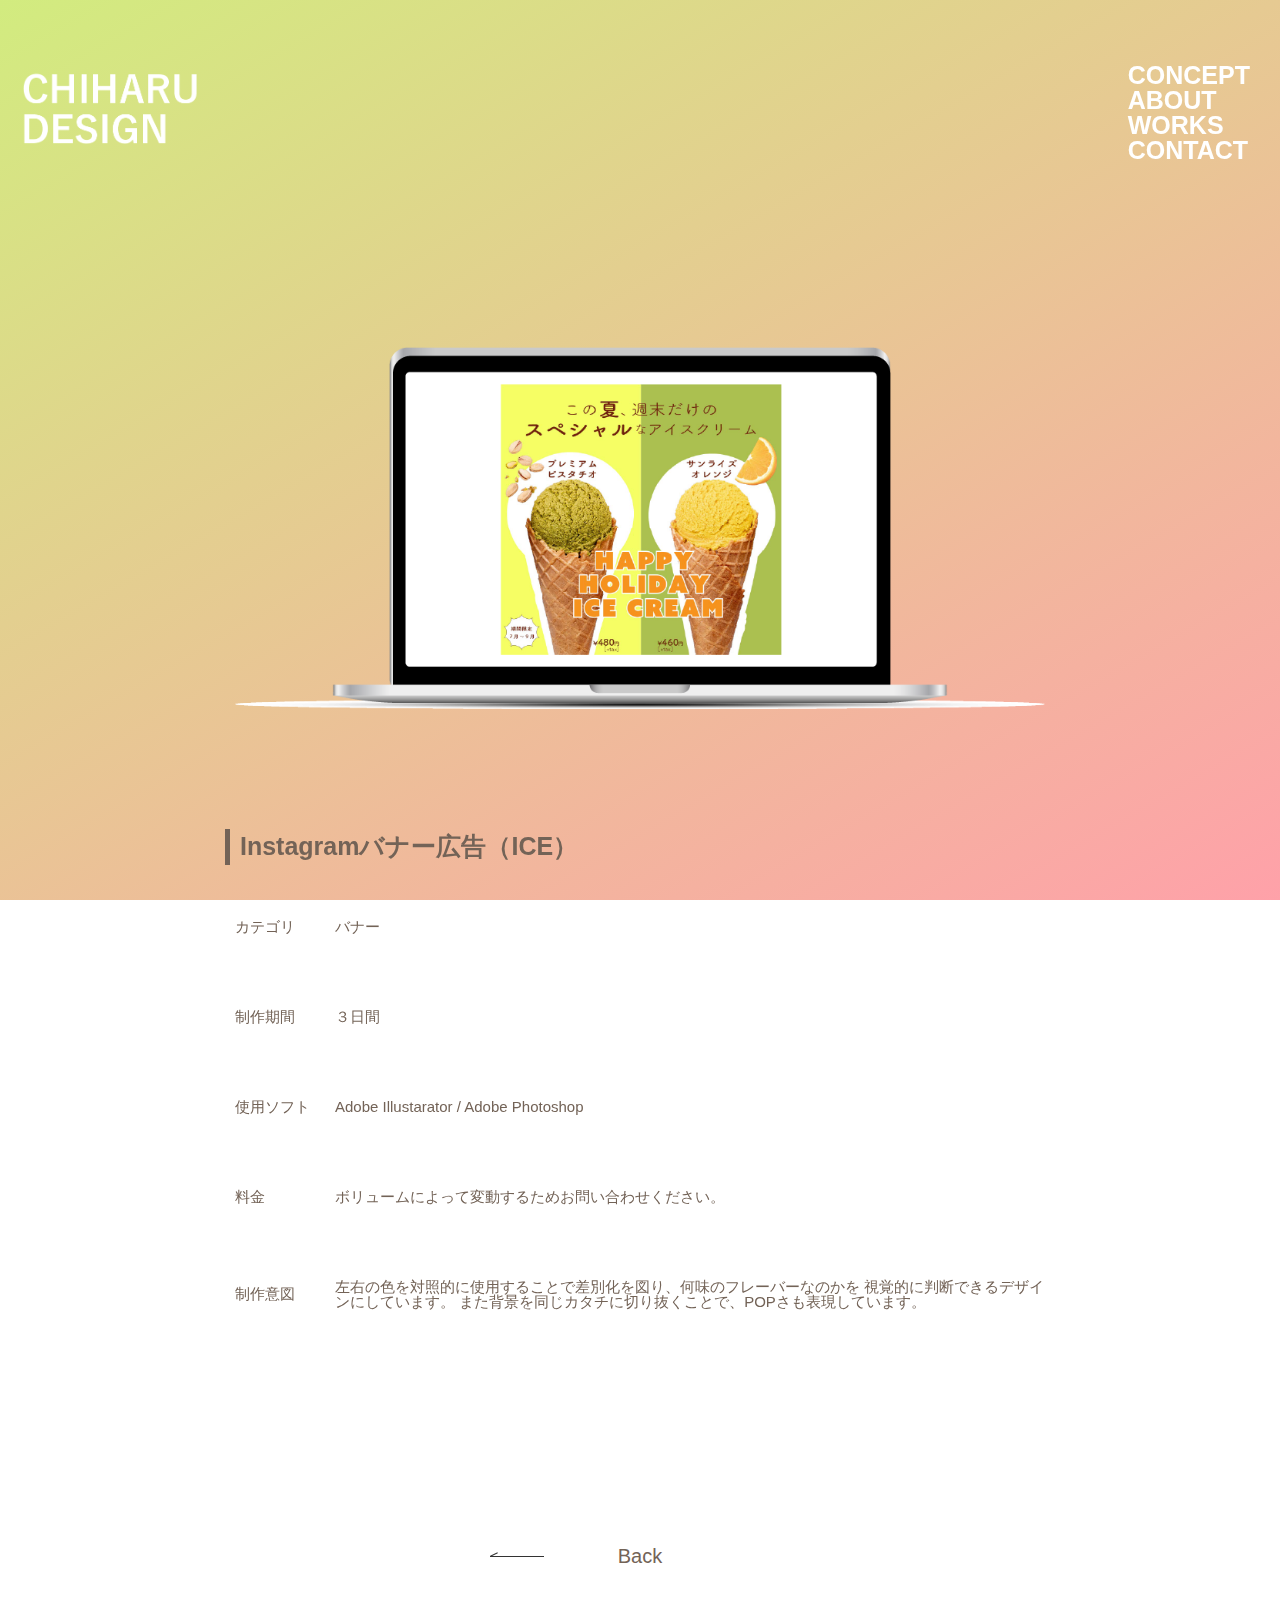
<file: sugisawa_portfolio-2/works/works_item4.html>
<!DOCTYPE html>
<html lang="en">
  <head>
    <meta charset="UTF-8" />
    <meta name="viewport" content="width=device-width, initial-scale=1.0" />
    <title>CHIHARU DESIGN</title>
    <link rel="stylesheet" href="../css/reset.css" />
    <link rel="stylesheet" href="../css/style.css" />
  </head>
  <body>
    <div class="Gradation_3"></div>
    <header id="header" class="wrapper">
      <h1 class="logo">
        <a href="../index.html">
          <img src="../images/header_logo@2x.png" alt="チハルデザイン" />
        </a>
      </h1>
      <nav>
        <ul class="header_nav">
          <li>
            <a href="#concept">CONCEPT</a>
          </li>
          <li>
            <a href="#about">ABOUT</a>
          </li>
          <li>
            <a href="#works">WORKS</a>
          </li>
          <li>
            <a href="#contact">CONTACT</a>
          </li>
        </ul>
      </nav>
    </header>
  </body>
  <main>
    <div class="works_main_title">
      WORKS
    </div>
    <div class="fv_blob_sp">
      <div class="white_blob_sp">
        <img src="../images/works_title_sp@2x.png">
      </div>
    </div>
    <div class="works_item_detail">
      <div class="top_mockup">
        <img src="../images/ice_img_pc.png" alt="アイスのバナー" />
      </div>
      <div class="works_info">
      <h3>Instagramバナー広告（ICE）</h3>
      <ul class="works_item_info">
        <li>
          <p class="category">カテゴリ</p>
          <p class="works-info__text">バナー</p>
        </li>
        <li>
          <p class="category">制作期間</p>
          <p class="works-info__text">３日間</p>
        </li>
        <li>
          <p class="category">使用ソフト</p>
          <p class="works-info__text">Adobe Illustarator / Adobe Photoshop</p>
        </li>
        <li>
          <p class="category">料金</p>
          <p class="works-info__text">ボリュームによって変動するためお問い合わせください。</p>
        </li>
        <li>
          <p class="category">制作意図</p>
          <p class="works-info__text">
            左右の色を対照的に使用することで差別化を図り、何味のフレーバーなのかを
            視覚的に判断できるデザインにしています。
            また背景を同じカタチに切り抜くことで、POPさも表現しています。
          </p>
        </li>
      </ul>
    </div>
      <a class="btn_back" href="../works.html"> Back </a>
    </div>
  </main>
</html>
</file>
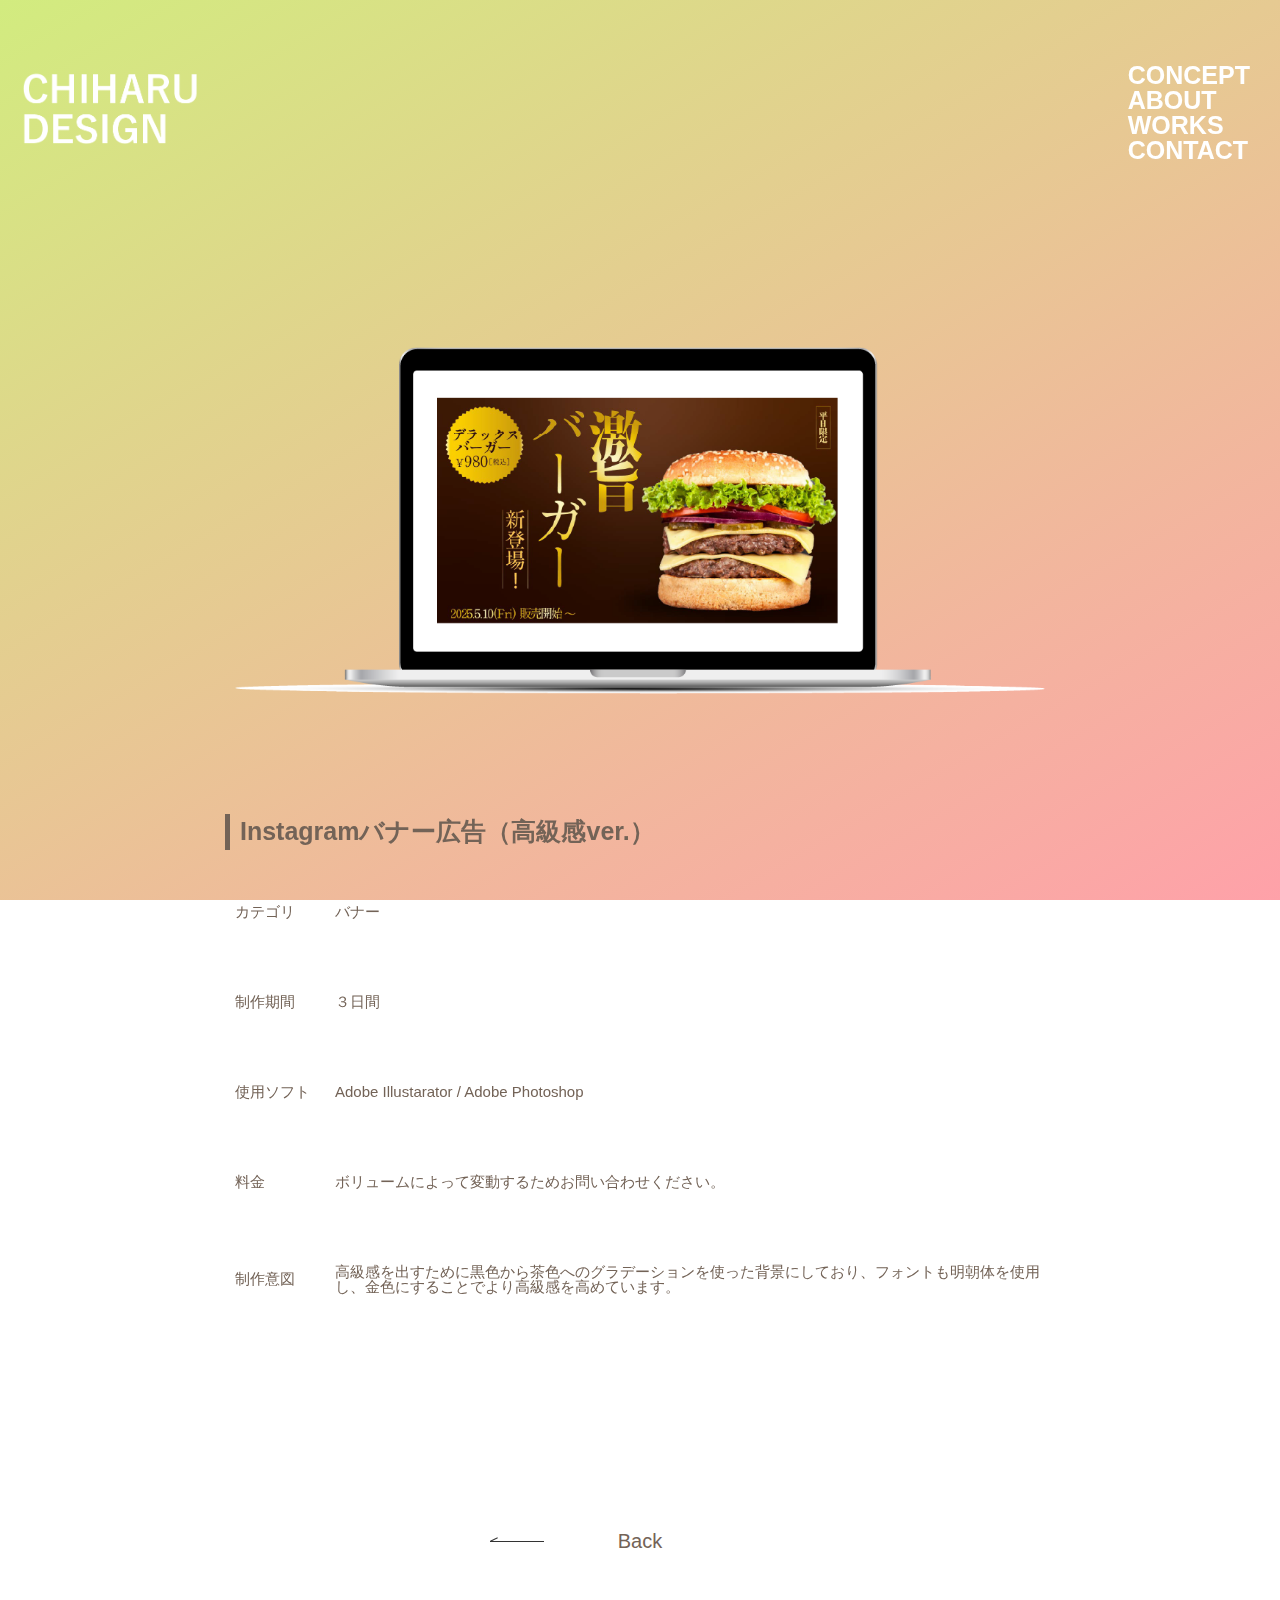
<file: sugisawa_portfolio-2/works/works_item5.html>
<!DOCTYPE html>
<html lang="en">
  <head>
    <meta charset="UTF-8" />
    <meta name="viewport" content="width=device-width, initial-scale=1.0" />
    <title>CHIHARU DESIGN</title>
    <link rel="stylesheet" href="../css/reset.css" />
    <link rel="stylesheet" href="../css/style.css" />
  </head>
  <body>
    <div class="Gradation_3"></div>
    <header id="header" class="wrapper">
      <h1 class="logo">
        <a href="../index.html">
          <img src="../images/header_logo@2x.png" alt="チハルデザイン" />
        </a>
      </h1>
      <nav>
        <ul class="header_nav">
          <li>
            <a href="#concept">CONCEPT</a>
          </li>
          <li>
            <a href="#about">ABOUT</a>
          </li>
          <li>
            <a href="#works">WORKS</a>
          </li>
          <li>
            <a href="#contact">CONTACT</a>
          </li>
        </ul>
      </nav>
    </header>
  </body>
  <main>
    <div class="works_main_title">
      WORKS
    </div>
    <div class="fv_blob_sp">
      <div class="white_blob_sp">
        <img src="../images/works_title_sp@2x.png">
      </div>
    </div>
    <div class="works_item_detail">
      <div class="top_mockup">
        <img
          src="../images/hamburger_pc02.png"
          alt="ハンバーガー（高級バージョン）バナー"
        />
      </div>
      <div class="works_info">
      <h3>Instagramバナー広告（高級感ver.）</h3>
      <ul class="works_item_info">
        <li>
          <p class="category">カテゴリ</p>
          <p class="works-info__text">バナー</p>
        </li>
        <li>
          <p class="category">制作期間</p>
          <p class="works-info__text">３日間</p>
        </li>
        <li>
          <p class="category">使用ソフト</p>
          <p class="works-info__text">Adobe Illustarator / Adobe Photoshop</p>
        </li>
        <li>
          <p class="category">料金</p>
          <p class="works-info__text">ボリュームによって変動するためお問い合わせください。</p>
        </li>
        <li>
          <p class="category">制作意図</p>
          <p class="works-info__text">
            高級感を出すために黒色から茶色へのグラデーションを使った背景にしており、フォントも明朝体を使用し、金色にすることでより高級感を高めています。
          </p>
        </li>
      </ul>
    </div>
      <a class="btn_back" href="../works.html"> Back </a>
    </div>
  </main>
</html>
</file>
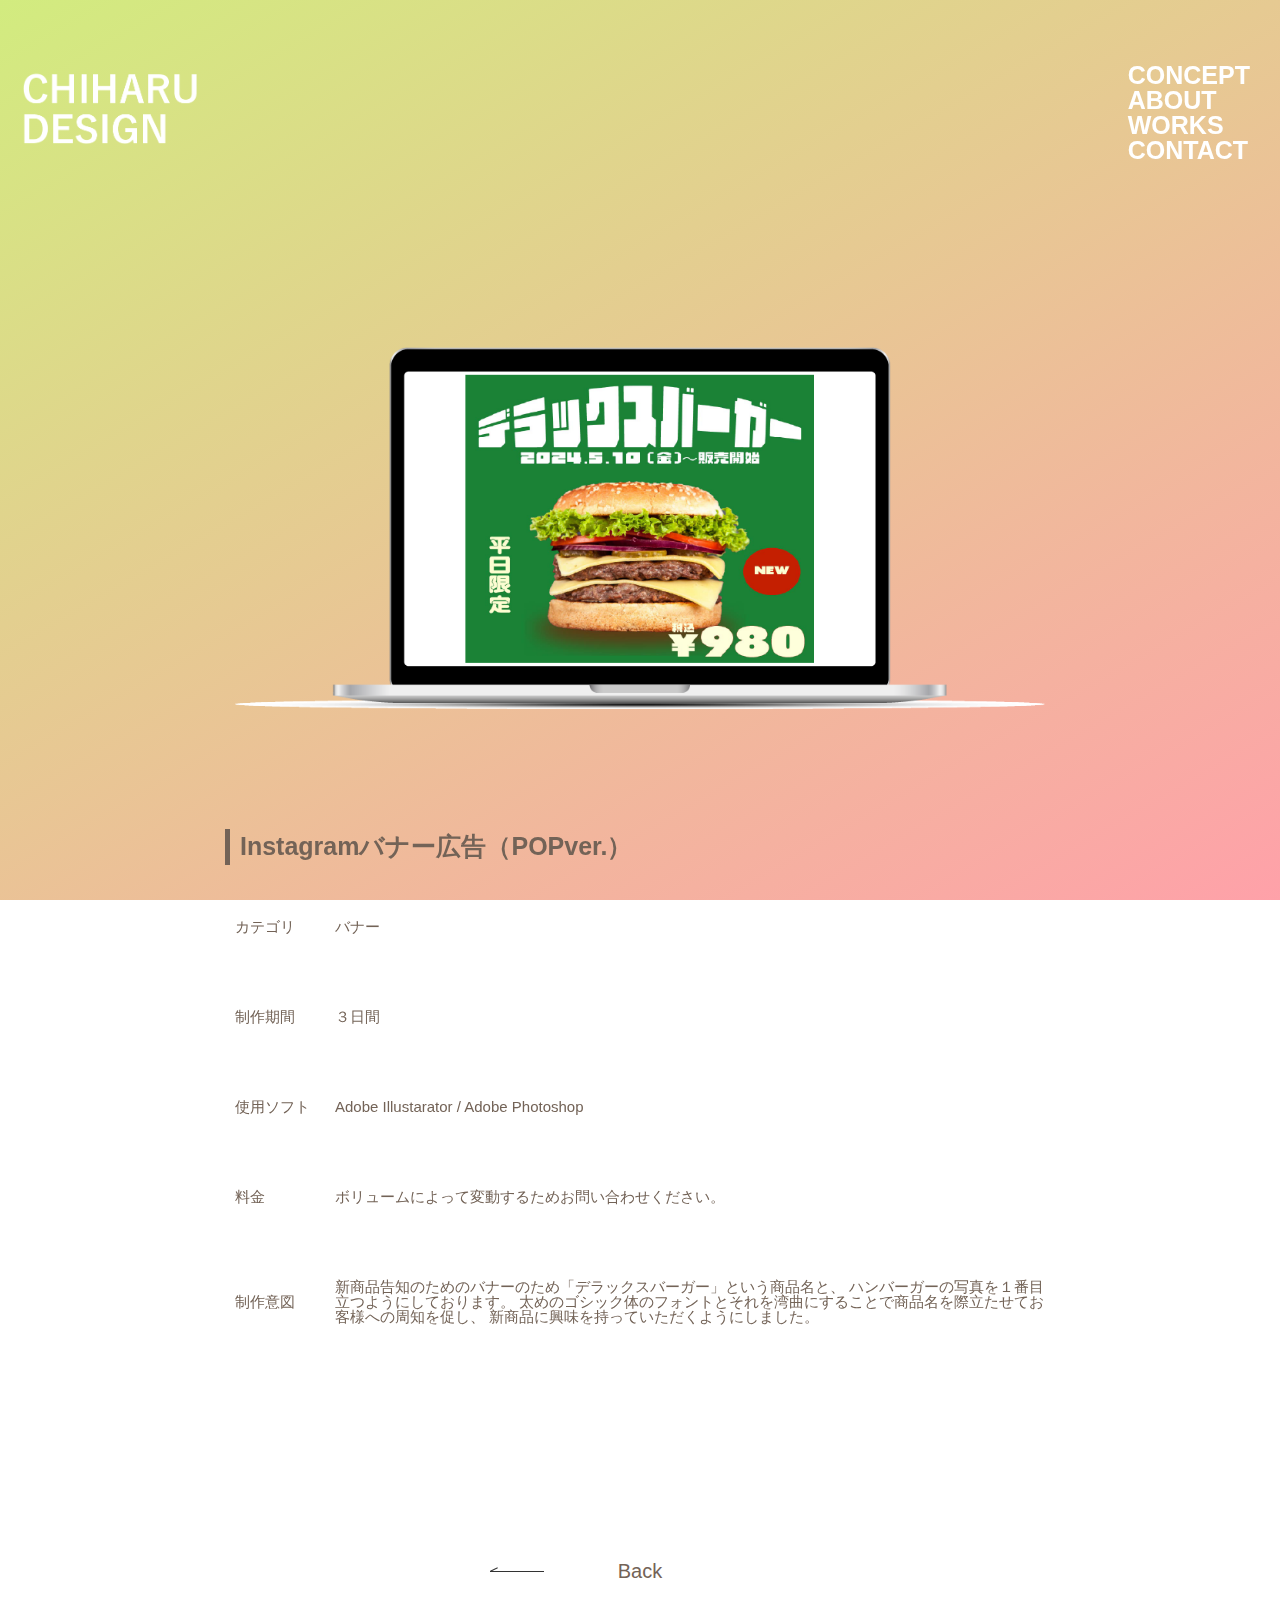
<file: sugisawa_portfolio-2/works/works_item6.html>
<!DOCTYPE html>
<html lang="en">
  <head>
    <meta charset="UTF-8" />
    <meta name="viewport" content="width=device-width, initial-scale=1.0" />
    <title>CHIHARU DESIGN</title>
    <link rel="stylesheet" href="../css/reset.css" />
    <link rel="stylesheet" href="../css/style.css" />
  </head>
  <body>
    <div class="Gradation_3"></div>
    <header id="header" class="wrapper">
      <h1 class="logo">
        <a href="../index.html">
          <img src="../images/header_logo@2x.png" alt="チハルデザイン" />
        </a>
      </h1>
      <nav>
        <ul class="header_nav">
          <li>
            <a href="#concept">CONCEPT</a>
          </li>
          <li>
            <a href="#about">ABOUT</a>
          </li>
          <li>
            <a href="#works">WORKS</a>
          </li>
          <li>
            <a href="#contact">CONTACT</a>
          </li>
        </ul>
      </nav>
    </header>
  </body>
  <main>
    <div class="works_main_title">
      WORKS
    </div>
    <div class="fv_blob_sp">
      <div class="white_blob_sp">
        <img src="../images/works_title_sp@2x.png">
      </div>
    </div>
    <div class="works_item_detail">
      <div class="top_mockup">
        <img
          src="../images/hamburger_pc01.png"
          alt="ハンバーガー（POPバージョン）バナー"
        />
      </div>
      <div class="works_info">
      <h3>Instagramバナー広告（POPver.）</h3>
      <ul class="works_item_info">
        <li>
          <p class="category">カテゴリ</p>
          <p class="works-info__text">バナー</p>
        </li>
        <li>
          <p class="category">制作期間</p>
          <p class="works-info__text">３日間</p>
        </li>
        <li>
          <p class="category">使用ソフト</p>
          <p class="works-info__text">Adobe Illustarator / Adobe Photoshop</p>
        </li>
        <li>
          <p class="category">料金</p>
          <p class="works-info__text">ボリュームによって変動するためお問い合わせください。</p>
        </li>
        <li>
          <p class="category">制作意図</p>
          <p class="works-info__text">
            新商品告知のためのバナーのため「デラックスバーガー」という商品名と、
            ハンバーガーの写真を１番目立つようにしております。
            太めのゴシック体のフォントとそれを湾曲にすることで商品名を際立たせてお客様への周知を促し、
            新商品に興味を持っていただくようにしました。
          </p>
        </li>
      </ul>
    </div>
      <a class="btn_back" href="../works.html"> Back </a>
    </div>
  </main>
</html>
</file>
<file: sugisawa_portfolio-2/css/style.css>
@charset "utf-8";
html {
  scroll-behavior: smooth;
}
body {
  margin: 0;
}
section {
  padding: 0 20px;
}
.Gradation_3 {
  display: flex;
  width: 100%;
  height: 100vh;
  align-items: center;
  justify-content: center;
  position: fixed;
  top: 0;
  left: 0;
  z-index: -1;
  width: 100%;
  height: 100%;
  background: linear-gradient(150deg, #a6d900 0%, #ff4454 100%);
  opacity: 0.5;
  animation: Grad 15s infinite alternate;
}

@keyframes Grad {
  0% {
    -webkit-filter: hue-rotate(0deg);
    filter: hue-rotate(0deg);
  }

  100% {
    -webkit-filter: hue-rotate(360deg);
    filter: hue-rotate(360deg);
  }
}

.wrapper {
  padding: o 30px;
  margin: o auto;
}
#header {
  display: flex;
  align-items: center;
  justify-content: space-between;
  padding: 63px 30px 10px 10px;
  position: absolute;
  width: 100%;
  box-sizing: border-box;
  z-index: 9999;
  left: 50%;
  transform: translateX(-50%);
}
#header .logo {
  max-width: 190px;
  line-height: 0;
}
#header .logo a {
  display: block;
}
.header_nav ul {
  display: flex;
  align-items: center;
}
.header_nav li {
  font-size: 25px;
  font-weight: bold;
  margin-left: 64px;
  color: #fff;
}
.hamburger,
.header_nav_sp {
  display: none;
}

@media screen and (max-width: 767px) {
  .hamburger {
    display: block;
    width: 50px;
    height: 60px;
    position: absolute;
    top: 0px;
    right: 10px;
    z-index: 9999;
    cursor: pointer;
  }
  .hamburger span {
    position: absolute;
    width: 50px;
    height: 2px;
    background-color: #fff;
    top: 20px;
    left: 0;
  }
  .hamburger span::before,
  .hamburger span::after {
    position: absolute;
    content: "";
    width: 50px;
    height: 3px;
    background-color: #fff;
  }
  .hamburger span::before {
    bottom: -15px;
  }
  .hamburger span::after {
    bottom: -30px;
  }
  .open span {
    background-color: transparent;
  }
  .open span::before {
    transform: rotate(45deg);
    top: 0;
  }
  .open span::after {
    transform: rotate(-45deg);
    bottom: 0;
  }
  .header_nav_sp {
    position: absolute;
    z-index: 9998;
    top: 16px;
    left: 0;
    width: 100%;
    height: 90vh;
    background-color: #fff;
    opacity: 0.7;
    border-radius: 100px;
  }
  .header_nav_sp ul {
    height: 100%;
    display: flex;
    flex-direction: column;
    justify-content: center;
    align-items: center;
    gap: 35px;
    
  }
  .header_nav_sp a {
    color: #736357;
    font-size: 20px;
  }
  .header_nav {
    display: none;
  }
}

.main_visual {
  height: 80vh;
  position: relative;
  padding: 0 10px;
}
.text {
  padding-top: 110px;
  max-width: 1120px;
  margin: auto;
  position: relative;
  z-index: 2;
  top: 90px;
  color: #fff;
}
.catchphrase {
  font-size: 71px;
  font-weight: bold;
  line-height: 1.33;
}
.description {
  font-size: 32px;
  font-weight: bold;
  line-height: 1.5;
}
@media screen and (max-width: 767px) {
.catchphrase{
  font-size: 80px;
  line-height: 1.18;
  max-width: 333px;
  padding: 0 50px;
  }
.description{
  font-size: 35px;
  line-height: 1.12;
  padding: 0 50px;
}
}
.fv_blob {
  margin-top: -5%;
  margin-left: 45%;
  display: flex;
  justify-content: center;
  align-items: center;
}
.fv_blob_sp{
  display: none;
}
.works_main_title{
  display: none;
}
.white_blob {
  background: #ffffffbd;
  width: 35vh;
  height: 35vh;
  animation: fluid-animation 10s ease 0s infinite normal;
  position: absolute;
  z-index: 2;
}
@media screen and (max-width: 900px) {
  .white_blob {
    width: 25vh;
    height: 25vh;
  }
}
@media screen and (max-width: 767px) {
  .white_blob{
    top: 230px;
    width: 17vh;
    height: 15vh;
  }
  }
@keyframes fluid-animation {
  0%,
  100% {
    border-radius: 59% 41% 21% 79% / 62% 53% 47% 38%;
  }
  50% {
    border-radius: 26% 74% 52% 48% / 52% 32% 68% 48%;
  }
}
.scroll {
  position: absolute;
  right: 50%;
  bottom: 110px;
  writing-mode: vertical-rl;
  color: #000;
  z-index: 2;
}
/* 線のアニメーション部分 */
.scroll::before {
  animation: scroll 2s infinite;
  background-color: #000;
  bottom: -110px;
  content: "";
  height: 100px;
  left: 0;
  margin: auto;
  position: absolute;
  right: 0;
  width: 1px;
}
/* 線のアニメーション */
@keyframes scroll {
  0% {
    transform: scale(1, 0);
    transform-origin: 0 0;
  }
  50% {
    transform: scale(1, 1);
    transform-origin: 0 0;
  }
  51% {
    transform: scale(1, 1);
    transform-origin: 0 100%;
  }
  100% {
    transform: scale(1, 1);
    transform-origin: 0 100%;
  }
}
.loop_wrapper {
  display: flex;
  width: 100%;
  overflow: hidden;
}

@keyframes loop_animation_right_double {
  0% {
    transform: translateX(-100%);
  }
  100% {
    transform: translateX(0);
  }
}

.loop_right_double {
  animation: loop_animation_right_double 5s linear infinite;
  white-space: nowrap;
}
.loop_right_double img {
  width: 1336px;
  padding-bottom: 30px;
}

#concept {
  max-width: 1120px;
  margin: 0 auto;
  display: flex;
  justify-content: flex-end;
  padding-top: 180px;
}
.concept_title {
  writing-mode: vertical-lr;
  padding-right: 66px;
  font-size: 43px;
  font-weight: bold;
  color: #d3ac00;
}
#concept .concept_text {
  max-width: 475px;
  display: flex;
  flex-direction: column;
  margin-right: auto;
  position: relative;
  z-index: 2;
  top: -40px;
}
#concept .concept_text .concept_phrase {
  max-width: 301px;
  font-size: 43px;
  font-weight: bold;
  position: relative;
  z-index: 2;
}
#concept .concept_text .concept_detail {
  max-width: 475px;
  font-size: 17px;
  line-height: 1.88;
}
.concept_img {
  position: relative;
  z-index: 2;
}

@media screen and (max-width: 767px) {
  #concept{
    flex-direction: column;
    margin: 0 auto;
    padding-top: 70px;
  }
  .concept_title{
    writing-mode: inherit;
    margin: 0 auto;
    padding: initial;
    font-size: 36px;
  }

  .concept_text{
    margin: 0 auto;
    top: -90px;
  }
  #concept .concept_text {
    top: -90px;
  }
  .concept_phrase{
    font-size: 36px;
    line-height: 1.30;
    top: 480px;
  }
  .concept_detail{
    font-size: 18px;
    line-height: 1.38;
    position: relative;
    top: 438px;
  }
  .concept_img{
    bottom: 420px;
    margin: 0 auto;
    width: 70%;
  }
}
#about {
  max-width: 1120px;
  margin: 0 auto;
  display: flex;
  padding-top: 180px;
  position: relative;
  z-index: 2;
  max-width: 475px;
}
.about_title {
  font-size: 43px;
  font-weight: bold;
  color: #d3ac00;
}
.about_img {
  width: 232px;
  position: relative;
  z-index: 2;
  right: 40px;
  top: 40px;
}
.about_address {
  font-size: 20px;
  line-height: 1.75;
  border-top: solid 1px #649e80;
  padding-top: 50px;
  padding-bottom: 40px;
}
.about_license {
  font-size: 15px;
  display: flex;
}
.license_subtitle {
  font-size: 15px;
  padding-left: 28px;
  padding-right: 30px;
  padding-bottom: 30px;
}
.underline {
  border-top: solid 1px #649e80;
  width: 100%;
}
@media screen and (max-width: 767px) {
  #about{
    flex-direction: column;
    margin: 0 auto;
  }
  .about_content{
    margin: 0 auto;
  }
  .about_title{
    font-size: 36px;
    margin: 0 auto;
  }
  .about_img{
    width: 258px;
  }
  .about_address{
    font-size: 20px;
    line-height: 1.4;
    border-top: none;
  }
  .about_license{
    flex-direction: column;
  }
  .license_subtitle{
    font-size: 14px;
    padding-bottom: 76px;
    padding-left: 0px;
  }
}
#works {
  max-width: 1120px;
  margin: 0 auto;
}
.works_title {
  margin: 0 auto;
  text-align: center;
  padding-top: 180px;
  padding-bottom: 70px;
  position: relative;
  z-index: 2;
}
.works_title h2 {
  font-size: 43px;
  font-weight: bold;
  color: #d3ac00;
}
.works_title .works_ja {
  max-width: 135px;
  font-size: 23px;
  margin: 0 auto;
  padding-top: 10px;
  padding-bottom: 30px;
  color: #649e80;
}
.works_img {
  display: flex;
  justify-content: space-between;
}
.works_img li {
  width: 30%;
}
.btn {
  width: 100%;
  max-width: 260px;
  margin: 0 auto;
  border: solid 1px #fff;
  border-radius: 35px;
  display: block;
  font-size: 20px;
  font-weight: lighter;
  position: relative;
  text-align: center;
  height: 62px;
  line-height: 62px;
  z-index: 2;
  color: #736357;
  background: #fff;
}
.btn::before {
  content: "";
  width: 54px;
  height: 1px;
  background-color: #333;
  position: absolute;
  z-index: 3;
  top: 31px;
  right: -20px;
}
.btn::after {
  content: "";
  width: 8px;
  height: 1px;
  background-color: #333;
  position: absolute;
  z-index: 3;
  top: 28px;
  right: -20px;
  transform: rotate(35deg);
}
.btn a {
  font-size: 20px;
}
@media screen and (max-width: 767px) {
  .works_title h2{
    font-size: 36px;

  }
  .works_title .works_ja{
    font-size: 16px;
  }
  .btn {
    max-width: 193px;
    height: 60px;
  }
}
#contact {
  max-width: 1120px;
  margin: 0 auto;
  text-align: center;
  max-width: 1120px;
}
.contact_title {
  padding-top: 180px;
  position: relative;
  z-index: 2;
}
.contact_title h2 {
  font-size: 43px;
  font-weight: bold;
  color: #d3ac00;
}
.contact_subtitle {
  font-size: 23px;
  margin: 0 auto;
  padding-top: 10px;
  padding-bottom: 30px;
  color: #649e80;
}
.contact_text {
  font-size: 21px;
  line-height: 1.76;
}
.contact_form_input {
  /* width: 90%; */
  height: 50px;
  font-size: 16px;
  background: #fff;
  position: relative;
  z-index: 2;
  border: none;
  border-radius: 6px;
}
form {
  width: 70%;
  margin: 0 auto;
}
label,
input {
  display: block;
  width: 100%;
  text-align: left;
  margin-bottom: 10px;
  font-size: 20px;
  color: #736357;
}
.contact_form_message {
  height: 250px;
  font-size: 16px;
  background: #fff;
  position: relative;
  z-index: 2;
  border: none;
  border-radius: 6px;
}
.contact_form_labe_message {
  margin-top: 50px;
}
.submit_btn {
  text-align: center;
  margin: 0 auto;
  width: 100%;
  height: 62px;
  margin-top: 86px;
  padding-bottom: 165px;
}
.submit {
  width: 100%;
  max-width: 260px;
  margin: 0 auto;
  border: solid 1px #fff;
  border-radius: 35px;
  display: block;
  font-size: 20px;
  font-weight: lighter;
  position: relative;
  text-align: center;
  height: 62px;
  line-height: 62px;
  z-index: 2;
  color: #fff;
  background: #f3bfe4;
}
@media screen and (max-width: 767px) {
  .contact_title h2{
  font-size: 36px;
  }
  .contact_subtitle {
  font-size: 16px;
  } 
  .contact_text {
  font-size: 14px;
  line-height: 1.5;
  color: #736357;
}
 label, input {
  font-size: 16px;
}
.contact_form_input{
  height: 28px;
}
.contact_form_labe_message {
  margin-top: 20px;
}
.contact_form_message {
  height: 115px;
}
.submit_btn{
  margin-top: 34px;
  height: 60px;
  max-width: 216px;
  padding-bottom: 94px;
}
}
/* フッター */
footer {
  background-color: #ffffffbd;
  padding: 75px;
}
.footer_nav {
  display: flex;
  justify-content: space-between;
  width: 50%;
  margin: 0 auto;
  align-items: center;
  font-size: 20px;
}
.footer_nav li {
  color: #e1abff;
}
.copyright {
  text-align: center;
  color: #fff;
  padding-top: 28px;
}
@media screen and (max-width: 767px) {
  .footer_nav{
    flex-direction: column;
    gap: 30px;
  }
  .footer_nav li{
    color: #fe6dff;
  }
  .copyright{
    color: #fe6dff;
  }
}
/* worksの中身 */
.works_img_title {
  text-align: center;
  padding-top: 237px;
  padding-bottom: 10px;
  font-size: 40px;
  color: #fff;
}
.works_img_info_ja {
  text-align: center;
  font-size: 20px;
  color: #736357;
  padding-bottom: 50px;
}
.works_img_container {
  max-width: 1120px;
  width: 100%;
  display: flex;
  flex-wrap: wrap;
  margin: 0 auto;
}
.works_img_container li {
  margin: 0 auto;
  padding-bottom: 107px;
}
.works_img_container li p {
  color: #736357;
}
/* Backボタン */
.btn_back {
  width: 100%;
  max-width: 260px;
  margin: 0 auto;
  border: solid 1px #fff;
  border-radius: 35px;
  display: block;
  font-size: 20px;
  font-weight: lighter;
  position: relative;
  text-align: center;
  height: 62px;
  line-height: 62px;
  z-index: 2;
  color: #736357;
  background: #fff;
  margin-top: 90px;
  margin-bottom: 100px;
}
.btn_back::before {
  content: "";
  width: 54px;
  height: 1px;
  background-color: #333;
  position: absolute;
  z-index: 3;
  top: 31px;
  left: -20px;
}
.btn_back::after {
  content: "";
  width: 8px;
  height: 1px;
  background-color: #333;
  position: absolute;
  z-index: 3;
  top: 29px;
  left: -20px;
  transform: rotate(335deg);
}
.works_item_detail {
  max-width: 810px;
  margin: 0 auto;
  padding: 0 30px;
}
.top_mockup {
  padding-top: 347px;
}
.top_mockup img {
  width: 100%;
}
h3 {
  font-size: 25px;
  color: #736357;
  padding-top: 110px;
}
h3::before {
  content: "";
  display: inline-block;
  width: 5px;
  height: 36px;
  background-color: #736357;
  position: relative;
  left: -10px;
  top: 10px;
}
.works_item_info {
  max-width: 1000px;
  padding-bottom: 110px;
}
.works_item_info li {
  display: flex;
  /* gap: 62px; */
  align-items: center;
  max-width: 1000px;
  font-size: 15px;
  color: #736357;
  padding-top: 45px;
}
.pc_sp {
  margin: 0 auto;
  display: flex;
  max-width: 810px;
  justify-content: space-between;
}
.pc_only {
  margin: 0 auto;
  max-width: 438px;
}

.category {
  width: 100px;
}
.works-info__text {
  width: calc(100% - 100px);
}
@media screen and (max-width: 767px) {
  #header{
    padding-top: 20px;
  }
  #header .logo{
   max-width: 70px;
   line-height: 0;
  }
  .top_mockup{
    padding-top: 100px;
  }
  .category {
   width: 100px;
  }
  .works_main_title{
    display: inherit;
    color: #fff;
    position: relative;
    top: 74px;
    text-align: center;
    font-size: 34px;  
  }
  .fv_blob_sp{
    display: inherit;
  }
  .white_blob_sp{
    width: 100px;
    height: 30px;
    position: relative;
    top: 20px;
    margin: 0 auto;   
  }
  .works_info{
    background-color: #ffffffbd;
    border-radius: 30px;
    margin-top: 30px;
  }
  .works_item_info li{
    padding-top: 5px;
    padding-left: 10px;
    font-size: 14px;
  }
  h3{
    font-size: 15px;
    color: #736357;
    padding-top: 25px;  
  }
  h3::before{
    left: 3px;
  }
  .btn_back {
    max-width: 184px;
  }
  .pc_sp{
    max-width: 355px;
    padding-top: 55px;
  }
  .pc_sp img{
    width: 90%;
  }
  .pc_only{
    padding-top: 30px;
  }
}
/* 
質問です。
１、横スクロールがどうしても出てしまいます。
２、ABOUTのタイトルがどうしても真ん中配置できません。
３、 WORKSに飛んだ際、カフェサイトなどのタイトルと左の棒が重なってしまいます。
４、制作実績だけをべつのdivで囲ってflexboxを縦にして幅を考えるのでしょうか。
５、スライダーをSPのみで実装したい場合はどうすればいいのでしょうか。*/
</file>
